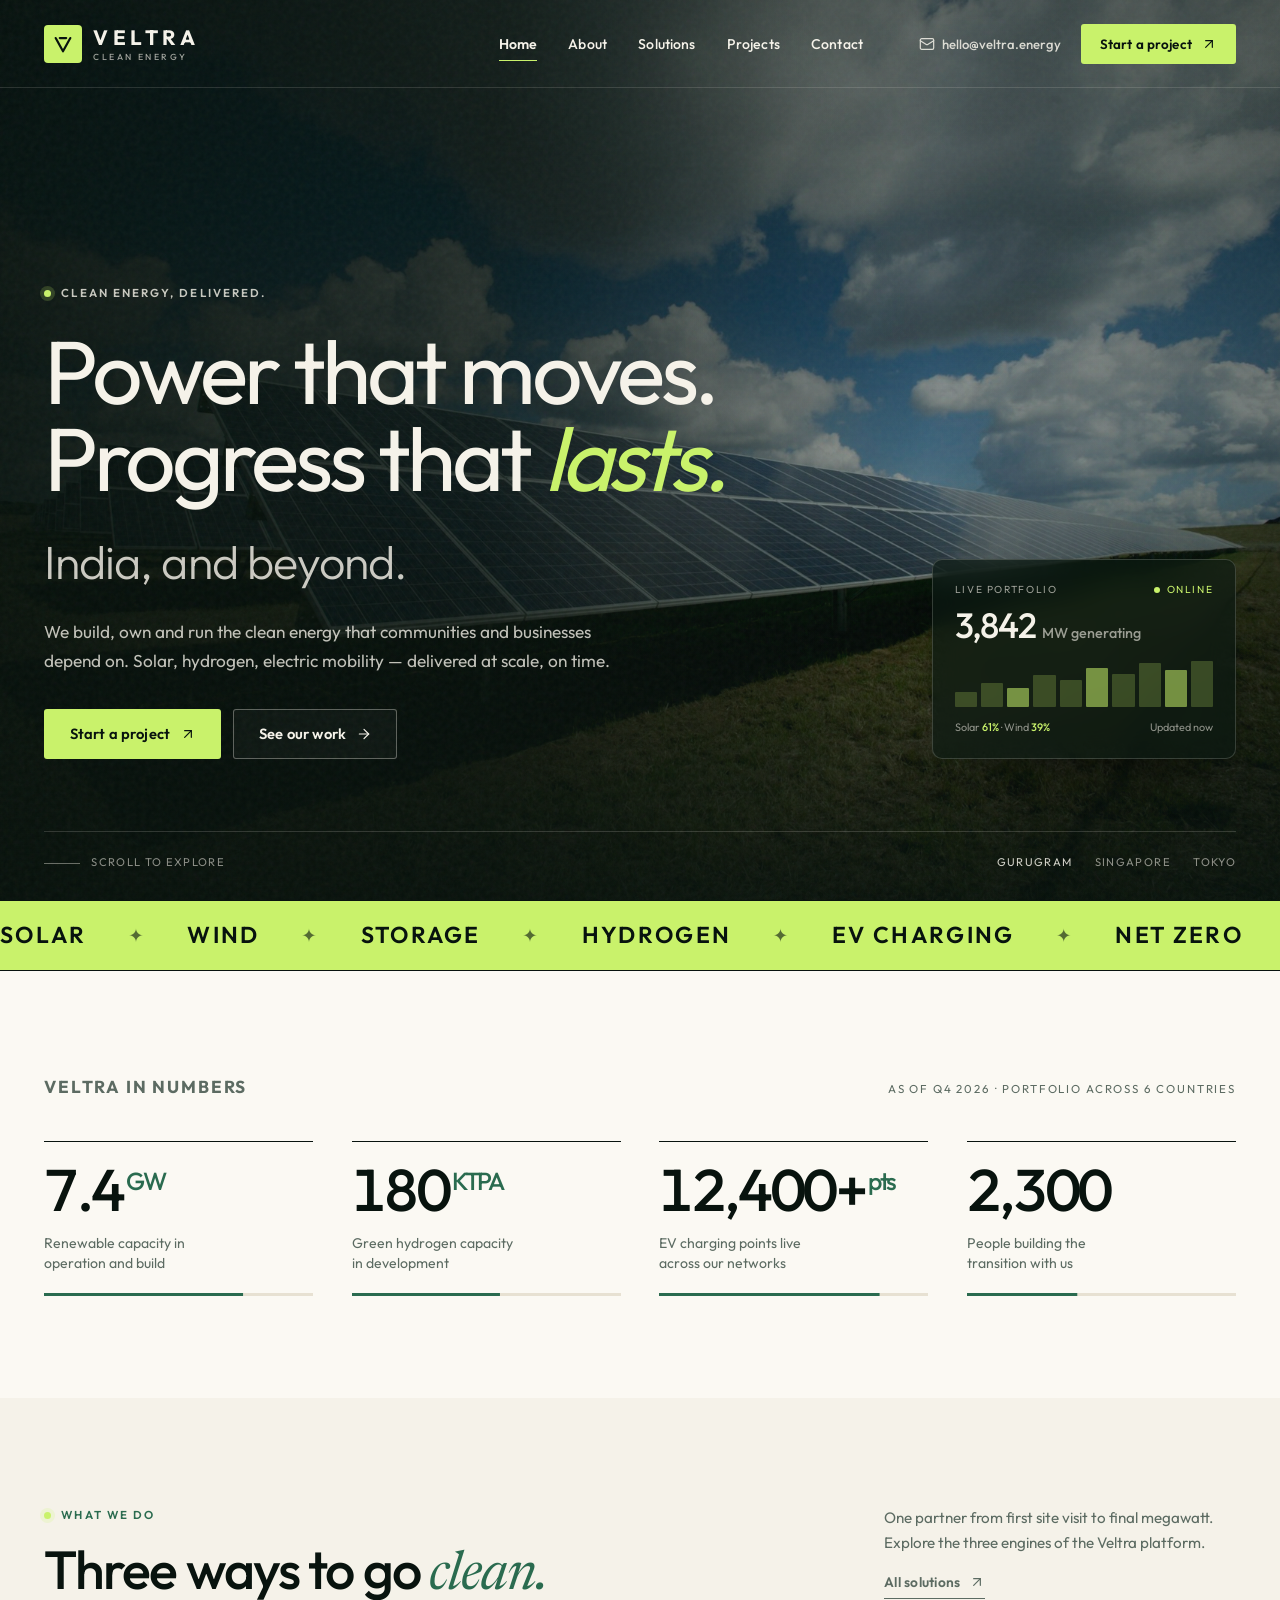
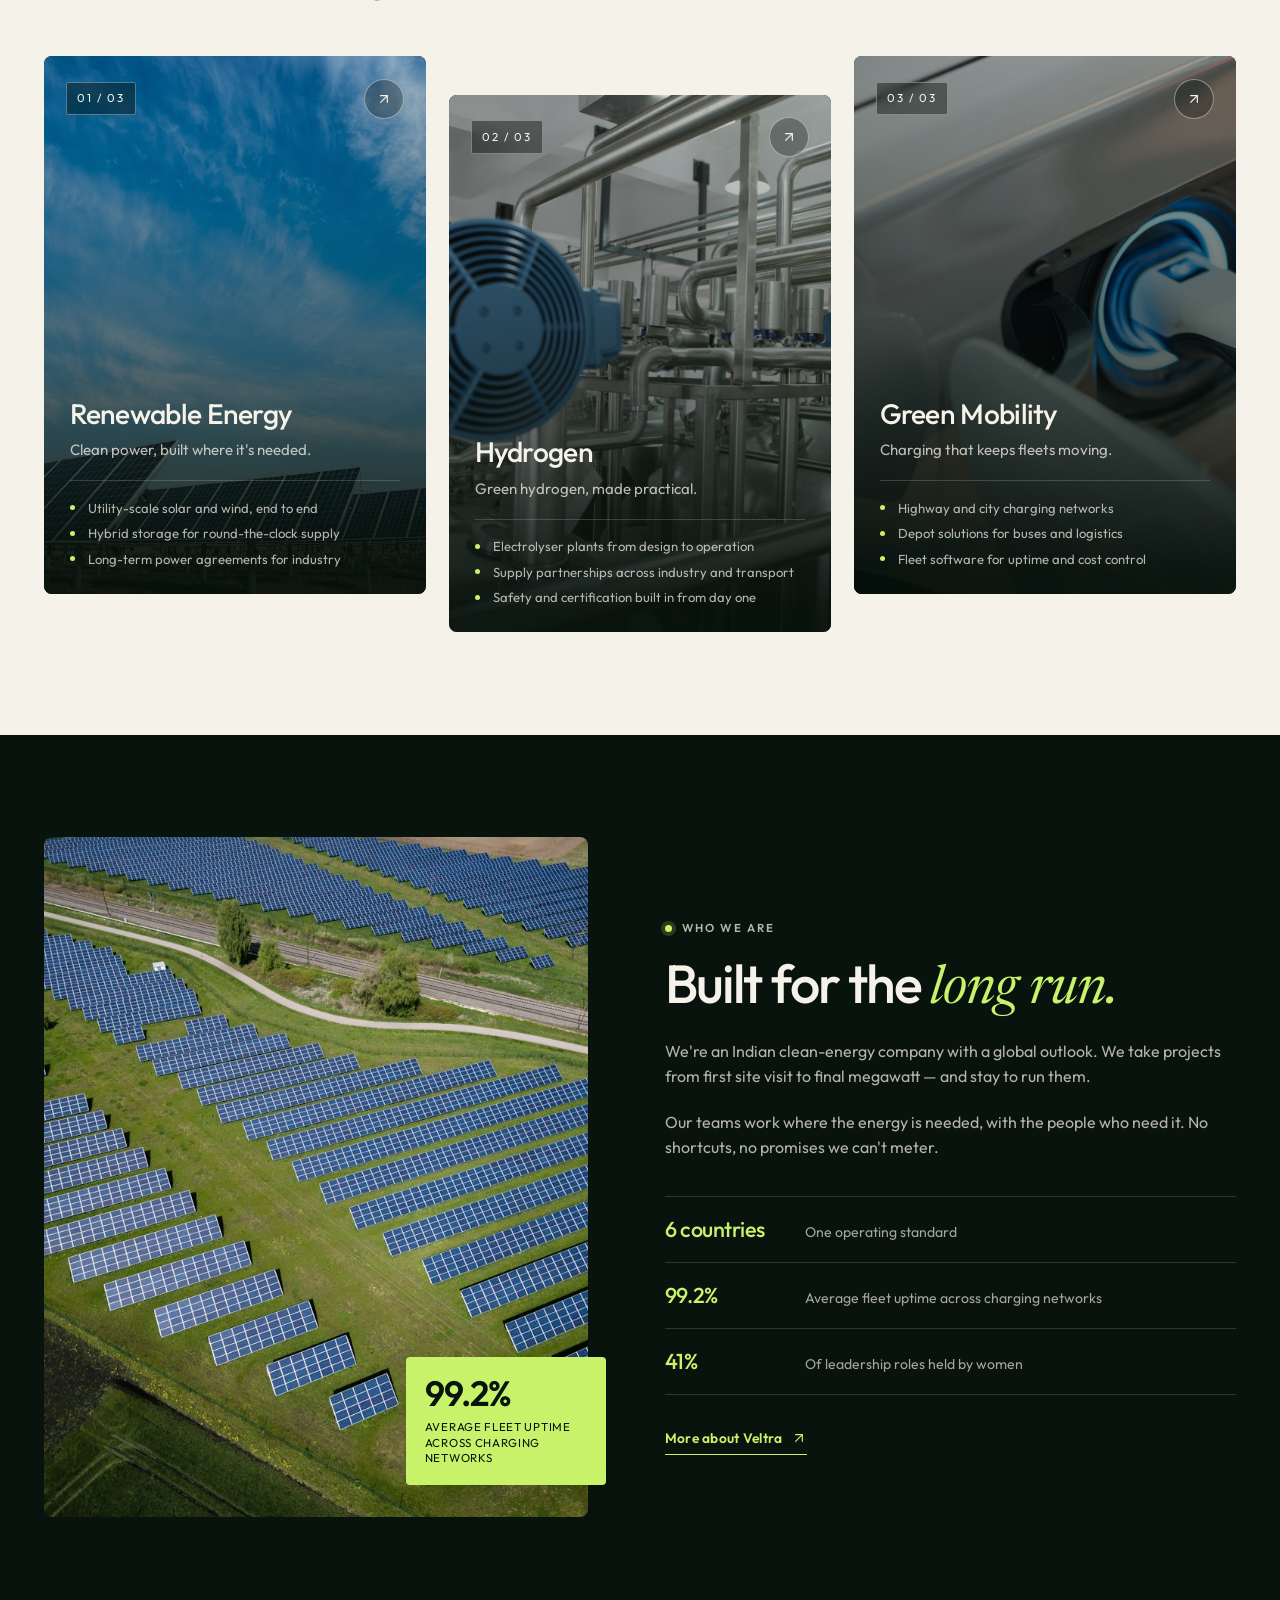
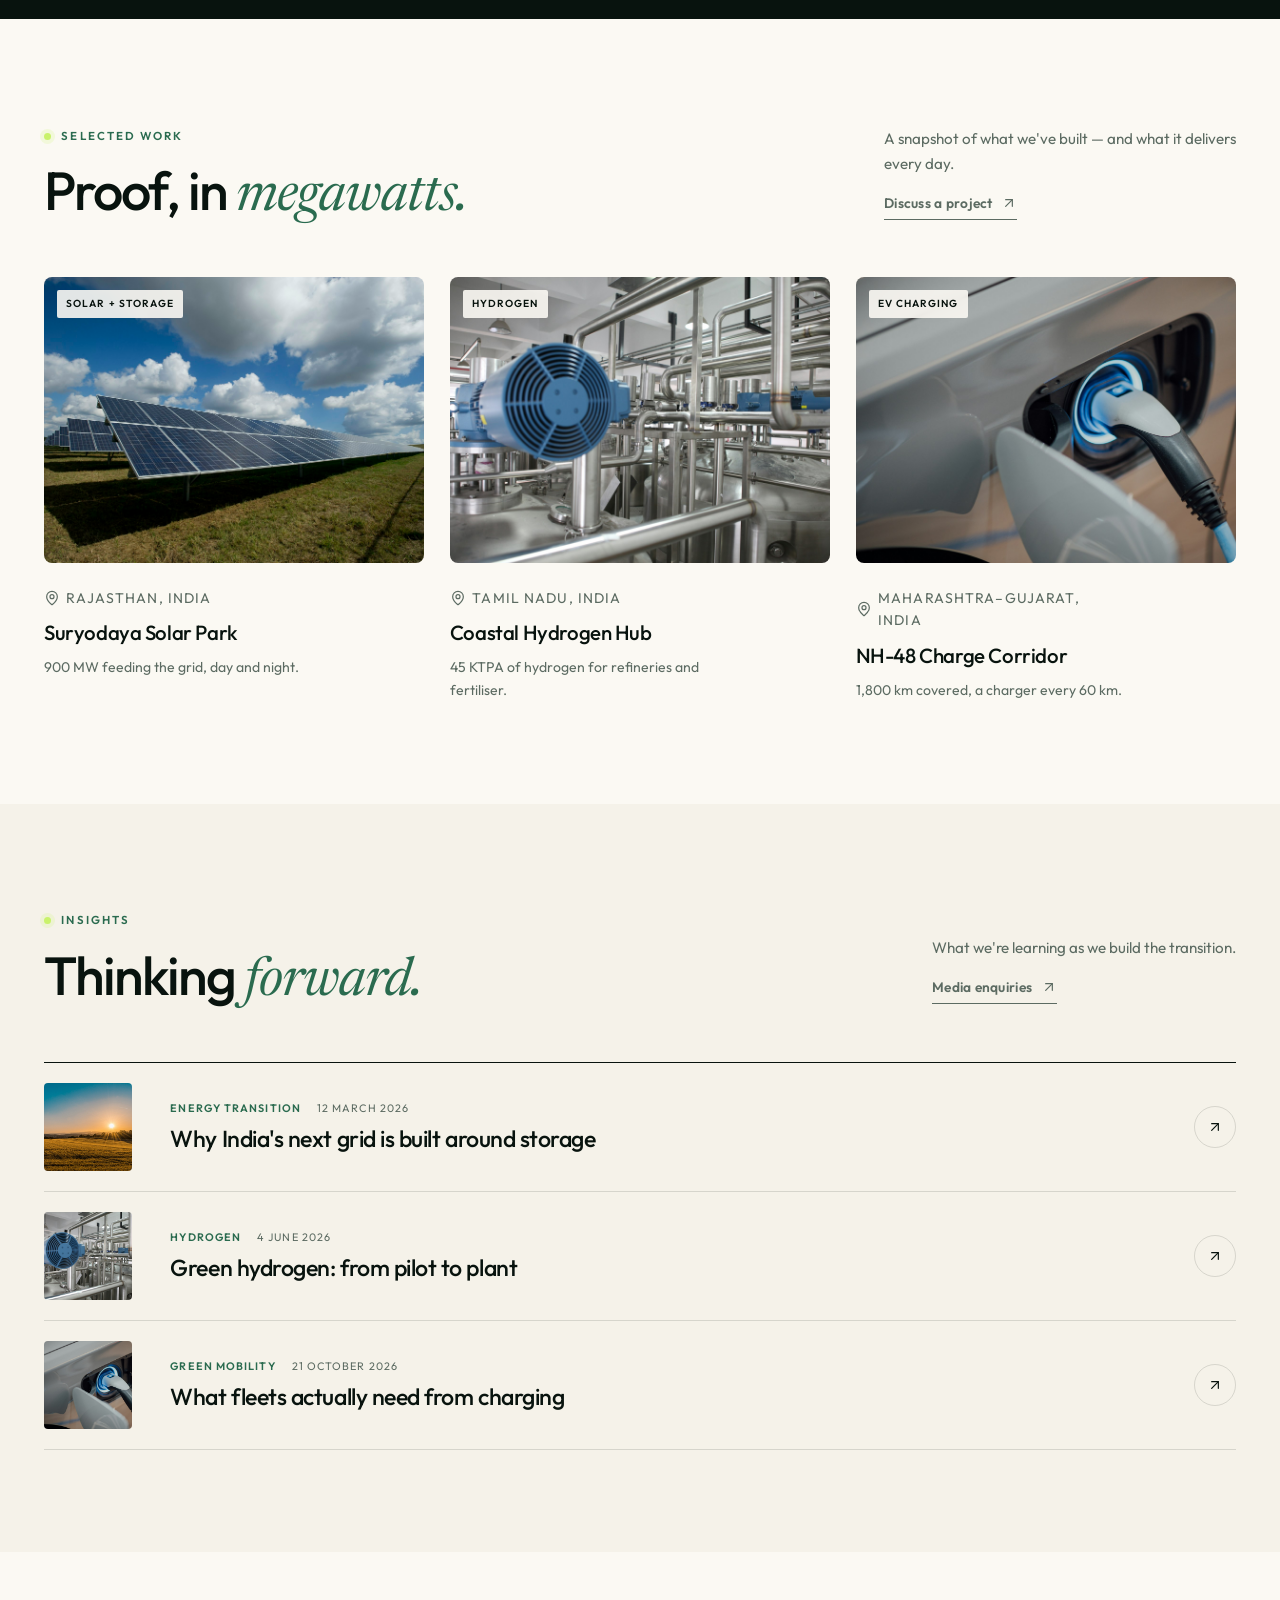
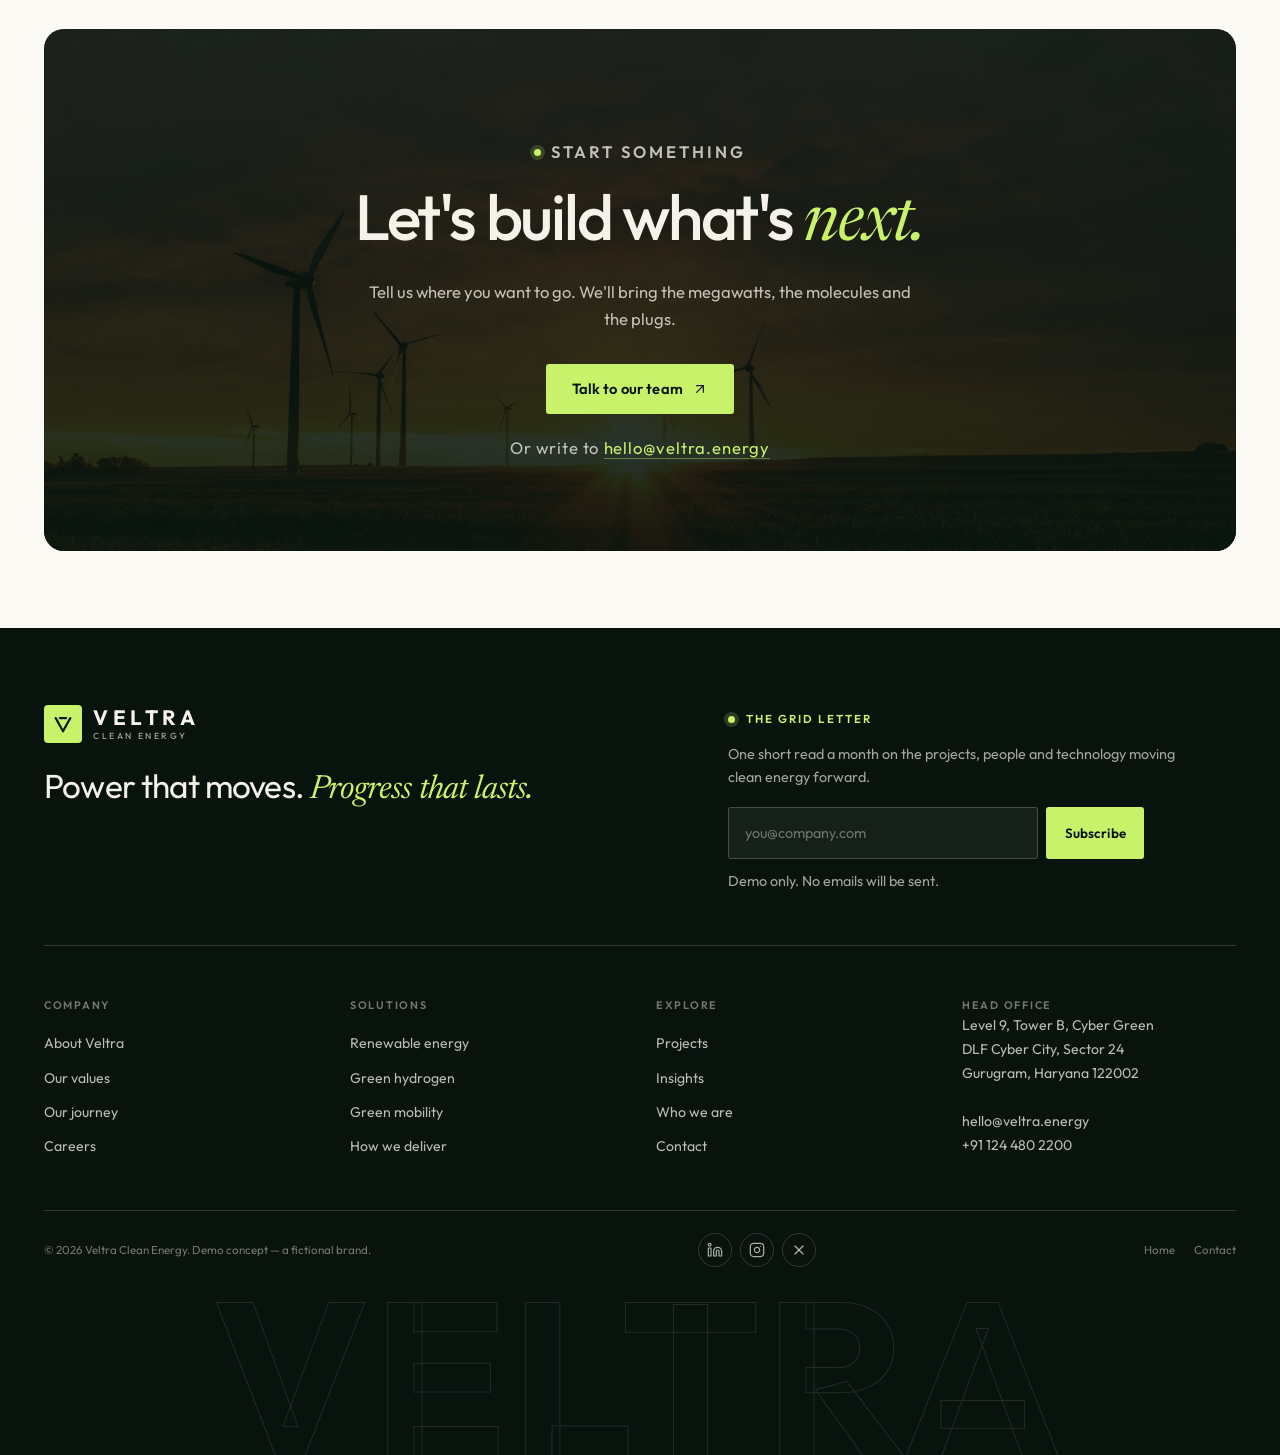
<file: index.html>
<!DOCTYPE html>
<html lang="en">
<head>
  <meta charset="utf-8">
  <meta name="viewport" content="width=device-width, initial-scale=1">
  <title>Veltra — Clean energy, delivered</title>
  <meta name="description" content="Veltra builds, owns and runs clean energy at scale — solar, green hydrogen and electric mobility for India and beyond.">
  <meta name="theme-color" content="#08130e">
  <meta property="og:title" content="Veltra — Power that moves. Progress that lasts.">
  <meta property="og:description" content="Solar, green hydrogen and electric mobility — delivered at scale, on time.">
  <meta property="og:type" content="website">
  <link rel="icon" href="assets/img/favicon.svg" type="image/svg+xml">
  <link rel="preload" as="image" href="assets/img/hero-solar.jpg" fetchpriority="high">
  <link rel="stylesheet" href="assets/css/styles.css">
  <script>document.documentElement.classList.add("js");</script>
</head>
<body data-page="home">
  <a class="skip-link" href="#main">Skip to content</a>
  <div id="site-header"></div>

  <main id="main">
    <section class="hero" aria-labelledby="hero-title">
      <div class="hero-media" aria-hidden="true">
        <img src="assets/img/hero-solar.jpg" alt="" width="1800" height="1200" fetchpriority="high">
      </div>
      <div class="container hero-inner">
        <div class="hero-copy">
          <p class="eyebrow eyebrow--light" data-reveal="fade">Clean energy, delivered.</p>
          <h1 class="hero-title" id="hero-title" data-reveal style="--d:80ms">
            Power that moves.<br>
            Progress that <em>lasts.</em><br>
            <span class="hero-line-3">India, and beyond.</span>
          </h1>
          <p class="hero-sub" data-reveal style="--d:180ms">
            We build, own and run the clean energy that communities and businesses depend on.
            Solar, hydrogen, electric mobility — delivered at scale, on time.
          </p>
          <div class="hero-actions" data-reveal style="--d:260ms">
            <a class="btn btn--lime" href="contact.html">Start a project <svg class="icon icon--sm" aria-hidden="true"><use href="#i-arrow-up-right"></use></svg></a>
            <a class="btn btn--ghost" href="#projects">See our work <svg class="icon icon--sm" aria-hidden="true"><use href="#i-arrow-right"></use></svg></a>
          </div>
        </div>

        <aside class="hero-card" aria-label="Live portfolio output">
          <div class="hero-card__top">
            <span>Live portfolio</span>
            <span class="live-dot">Online</span>
          </div>
          <p class="hero-card__value">3,842 <span>MW generating</span></p>
          <div class="hero-bars" aria-hidden="true">
            <i></i><i></i><i></i><i></i><i></i><i></i><i></i><i></i><i></i><i></i>
          </div>
          <div class="hero-card__foot">
            <span>Solar <b>61%</b> · Wind <b>39%</b></span>
            <span>Updated now</span>
          </div>
        </aside>
      </div>

      <div class="container hero-foot">
        <span class="hero-scroll"><span aria-hidden="true"></span> Scroll to explore</span>
        <div class="hero-foot__loc">
          <span>Gurugram</span><span>Singapore</span><span>Tokyo</span>
        </div>
      </div>
    </section>

    <div class="marquee" aria-hidden="true">
      <div class="marquee-track">
        <div class="marquee-group">
          <span>Solar</span><i>✦</i><span>Wind</span><i>✦</i><span>Storage</span><i>✦</i>
          <span>Hydrogen</span><i>✦</i><span>EV charging</span><i>✦</i><span>Net zero</span><i>✦</i>
        </div>
        <div class="marquee-group">
          <span>Solar</span><i>✦</i><span>Wind</span><i>✦</i><span>Storage</span><i>✦</i>
          <span>Hydrogen</span><i>✦</i><span>EV charging</span><i>✦</i><span>Net zero</span><i>✦</i>
        </div>
      </div>
    </div>

    <section class="section section--paper" aria-labelledby="stats-title">
      <div class="container">
        <div class="stats-head" data-reveal="fade">
          <h2 id="stats-title">Veltra in numbers</h2>
          <span>As of Q4 2026 · Portfolio across 6 countries</span>
        </div>
        <div class="stats-grid">
          <div class="stat" data-reveal style="--fill:.74">
            <div class="stat__num"><span data-count="7.4" data-decimals="1">7.4</span><sup>GW</sup></div>
            <p class="stat__label">Renewable capacity in operation and build</p>
            <div class="stat__bar" aria-hidden="true"><span></span></div>
          </div>
          <div class="stat" data-reveal style="--fill:.55; --d:80ms">
            <div class="stat__num"><span data-count="180">180</span><sup>KTPA</sup></div>
            <p class="stat__label">Green hydrogen capacity in development</p>
            <div class="stat__bar" aria-hidden="true"><span></span></div>
          </div>
          <div class="stat" data-reveal style="--fill:.82; --d:160ms">
            <div class="stat__num"><span data-count="12400" data-suffix="+">12,400+</span><sup>pts</sup></div>
            <p class="stat__label">EV charging points live across our networks</p>
            <div class="stat__bar" aria-hidden="true"><span></span></div>
          </div>
          <div class="stat" data-reveal style="--fill:.41; --d:240ms">
            <div class="stat__num"><span data-count="2300">2,300</span></div>
            <p class="stat__label">People building the transition with us</p>
            <div class="stat__bar" aria-hidden="true"><span></span></div>
          </div>
        </div>
      </div>
    </section>

    <section class="section section--bone" id="solutions" aria-labelledby="solutions-title">
      <div class="container">
        <div class="section-head">
          <div class="section-head__copy" data-reveal>
            <p class="eyebrow">What we do</p>
            <h2 class="display" id="solutions-title">Three ways to go <em>clean.</em></h2>
          </div>
          <div class="section-head__note" data-reveal style="--d:120ms">
            <p>One partner from first site visit to final megawatt. Explore the three engines of the Veltra platform.</p>
            <a class="link-arrow" href="solutions.html" style="margin-top:1rem">All solutions <svg class="icon icon--sm" aria-hidden="true"><use href="#i-arrow-up-right"></use></svg></a>
          </div>
        </div>

        <div class="solutions-grid">
          <a class="solution-card" href="solutions.html#renewable" data-reveal>
            <img src="assets/img/solar-farm.jpg" alt="Rows of solar panels at a utility-scale solar farm" width="1800" height="1200" loading="lazy">
            <div class="solution-card__top">
              <span class="solution-card__num">01 / 03</span>
              <span class="solution-card__arrow"><svg class="icon icon--sm" aria-hidden="true"><use href="#i-arrow-up-right"></use></svg></span>
            </div>
            <h3>Renewable Energy</h3>
            <p>Clean power, built where it's needed.</p>
            <ul>
              <li>Utility-scale solar and wind, end to end</li>
              <li>Hybrid storage for round-the-clock supply</li>
              <li>Long-term power agreements for industry</li>
            </ul>
          </a>

          <a class="solution-card" href="solutions.html#hydrogen" data-reveal style="--d:120ms">
            <img src="assets/img/hydrogen-plant.jpg" alt="Industrial clean energy plant with storage tanks" width="1800" height="1200" loading="lazy">
            <div class="solution-card__top">
              <span class="solution-card__num">02 / 03</span>
              <span class="solution-card__arrow"><svg class="icon icon--sm" aria-hidden="true"><use href="#i-arrow-up-right"></use></svg></span>
            </div>
            <h3>Hydrogen</h3>
            <p>Green hydrogen, made practical.</p>
            <ul>
              <li>Electrolyser plants from design to operation</li>
              <li>Supply partnerships across industry and transport</li>
              <li>Safety and certification built in from day one</li>
            </ul>
          </a>

          <a class="solution-card" href="solutions.html#mobility" data-reveal style="--d:240ms">
            <img src="assets/img/ev-charging.jpg" alt="Electric vehicle connected to a fast charging point" width="1800" height="1200" loading="lazy">
            <div class="solution-card__top">
              <span class="solution-card__num">03 / 03</span>
              <span class="solution-card__arrow"><svg class="icon icon--sm" aria-hidden="true"><use href="#i-arrow-up-right"></use></svg></span>
            </div>
            <h3>Green Mobility</h3>
            <p>Charging that keeps fleets moving.</p>
            <ul>
              <li>Highway and city charging networks</li>
              <li>Depot solutions for buses and logistics</li>
              <li>Fleet software for uptime and cost control</li>
            </ul>
          </a>
        </div>
      </div>
    </section>

    <section class="section section--ink" id="about" aria-labelledby="about-title">
      <div class="container about-grid">
        <div class="about-media" data-reveal="fade">
          <img src="assets/img/team.jpg" alt="Aerial view of a Veltra solar park beside a service road" width="1800" height="1200" loading="lazy">
          <div class="about-badge">
            <b>99.2%</b>
            <span>Average fleet uptime across charging networks</span>
          </div>
        </div>
        <div class="about-copy" data-reveal style="--d:120ms">
          <p class="eyebrow eyebrow--light">Who we are</p>
          <h2 class="display" id="about-title">Built for the <em>long run.</em></h2>
          <p>We're an Indian clean-energy company with a global outlook. We take projects from first site visit to final megawatt — and stay to run them.</p>
          <p>Our teams work where the energy is needed, with the people who need it. No shortcuts, no promises we can't meter.</p>
          <div class="proof-list">
            <div class="proof"><b>6 countries</b><span>One operating standard</span></div>
            <div class="proof"><b>99.2%</b><span>Average fleet uptime across charging networks</span></div>
            <div class="proof"><b>41%</b><span>Of leadership roles held by women</span></div>
          </div>
          <a class="link-arrow" href="about.html">More about Veltra <svg class="icon icon--sm" aria-hidden="true"><use href="#i-arrow-up-right"></use></svg></a>
        </div>
      </div>
    </section>

    <section class="section section--paper" id="projects" aria-labelledby="projects-title">
      <div class="container">
        <div class="section-head">
          <div class="section-head__copy" data-reveal>
            <p class="eyebrow">Selected work</p>
            <h2 class="display" id="projects-title">Proof, in <em>megawatts.</em></h2>
          </div>
          <div class="section-head__note" data-reveal style="--d:120ms">
            <p>A snapshot of what we've built — and what it delivers every day.</p>
            <a class="link-arrow" href="contact.html" style="margin-top:1rem">Discuss a project <svg class="icon icon--sm" aria-hidden="true"><use href="#i-arrow-up-right"></use></svg></a>
          </div>
        </div>

        <div class="projects-grid">
          <a class="project-card" href="solutions.html#renewable" data-reveal>
            <div class="project-media">
              <img src="assets/img/project-solar.jpg" alt="Solar panels stretching across the Rajasthan desert" width="1800" height="1200" loading="lazy">
              <span class="project-tag">Solar + storage</span>
            </div>
            <div class="project-body">
              <p class="project-meta"><svg class="icon icon--sm" aria-hidden="true"><use href="#i-map-pin"></use></svg> Rajasthan, India</p>
              <h3>Suryodaya Solar Park <svg class="icon icon--sm" aria-hidden="true"><use href="#i-arrow-up-right"></use></svg></h3>
              <p>900 MW feeding the grid, day and night.</p>
            </div>
          </a>

          <a class="project-card" href="solutions.html#hydrogen" data-reveal style="--d:120ms">
            <div class="project-media">
              <img src="assets/img/hydrogen-plant.jpg" alt="Hydrogen production plant at the coast" width="1800" height="1200" loading="lazy">
              <span class="project-tag">Hydrogen</span>
            </div>
            <div class="project-body">
              <p class="project-meta"><svg class="icon icon--sm" aria-hidden="true"><use href="#i-map-pin"></use></svg> Tamil Nadu, India</p>
              <h3>Coastal Hydrogen Hub <svg class="icon icon--sm" aria-hidden="true"><use href="#i-arrow-up-right"></use></svg></h3>
              <p>45 KTPA of hydrogen for refineries and fertiliser.</p>
            </div>
          </a>

          <a class="project-card" href="solutions.html#mobility" data-reveal style="--d:240ms">
            <div class="project-media">
              <img src="assets/img/ev-charging.jpg" alt="Electric vehicle charging bay on a highway corridor" width="1800" height="1200" loading="lazy">
              <span class="project-tag">EV charging</span>
            </div>
            <div class="project-body">
              <p class="project-meta"><svg class="icon icon--sm" aria-hidden="true"><use href="#i-map-pin"></use></svg> Maharashtra–Gujarat, India</p>
              <h3>NH-48 Charge Corridor <svg class="icon icon--sm" aria-hidden="true"><use href="#i-arrow-up-right"></use></svg></h3>
              <p>1,800 km covered, a charger every 60 km.</p>
            </div>
          </a>
        </div>
      </div>
    </section>

    <section class="section section--bone" id="insights" aria-labelledby="insights-title">
      <div class="container">
        <div class="section-head">
          <div class="section-head__copy" data-reveal>
            <p class="eyebrow">Insights</p>
            <h2 class="display" id="insights-title">Thinking <em>forward.</em></h2>
          </div>
          <div class="section-head__note" data-reveal style="--d:120ms">
            <p>What we're learning as we build the transition.</p>
            <a class="link-arrow" href="contact.html" style="margin-top:1rem">Media enquiries <svg class="icon icon--sm" aria-hidden="true"><use href="#i-arrow-up-right"></use></svg></a>
          </div>
        </div>

        <div class="insight-list">
          <article class="insight-row" data-reveal>
            <div class="insight-thumb"><img src="assets/img/insight-grid.jpg" alt="" width="400" height="400" loading="lazy"></div>
            <div>
              <p class="insight-meta"><b>Energy transition</b><span>12 March 2026</span></p>
              <h3>Why India's next grid is built around storage</h3>
            </div>
            <span class="insight-arrow" aria-hidden="true"><svg class="icon icon--sm"><use href="#i-arrow-up-right"></use></svg></span>
          </article>

          <article class="insight-row" data-reveal style="--d:80ms">
            <div class="insight-thumb"><img src="assets/img/hydrogen-plant.jpg" alt="" width="400" height="400" loading="lazy"></div>
            <div>
              <p class="insight-meta"><b>Hydrogen</b><span>4 June 2026</span></p>
              <h3>Green hydrogen: from pilot to plant</h3>
            </div>
            <span class="insight-arrow" aria-hidden="true"><svg class="icon icon--sm"><use href="#i-arrow-up-right"></use></svg></span>
          </article>

          <article class="insight-row" data-reveal style="--d:160ms">
            <div class="insight-thumb"><img src="assets/img/ev-charging.jpg" alt="" width="400" height="400" loading="lazy"></div>
            <div>
              <p class="insight-meta"><b>Green mobility</b><span>21 October 2026</span></p>
              <h3>What fleets actually need from charging</h3>
            </div>
            <span class="insight-arrow" aria-hidden="true"><svg class="icon icon--sm"><use href="#i-arrow-up-right"></use></svg></span>
          </article>
        </div>
      </div>
    </section>

    <div class="cta-wrap">
      <div class="container">
        <section class="cta-panel" aria-labelledby="cta-title">
          <img src="assets/img/cta-wind.jpg" alt="" width="1800" height="1200" loading="lazy">
          <p class="eyebrow eyebrow--light">Start something</p>
          <h2 class="display" id="cta-title">Let's build what's <em>next.</em></h2>
          <p>Tell us where you want to go. We'll bring the megawatts, the molecules and the plugs.</p>
          <a class="btn btn--lime" href="contact.html">Talk to our team <svg class="icon icon--sm" aria-hidden="true"><use href="#i-arrow-up-right"></use></svg></a>
          <p class="cta-alt">Or write to <a href="mailto:hello@veltra.energy">hello@veltra.energy</a></p>
        </section>
      </div>
    </div>
  </main>

  <div id="site-footer"></div>
  <script src="assets/js/icons.js" defer></script>
  <script src="assets/js/layout.js" defer></script>
  <script src="assets/js/site.js" defer></script>
</body>
</html>
</file>
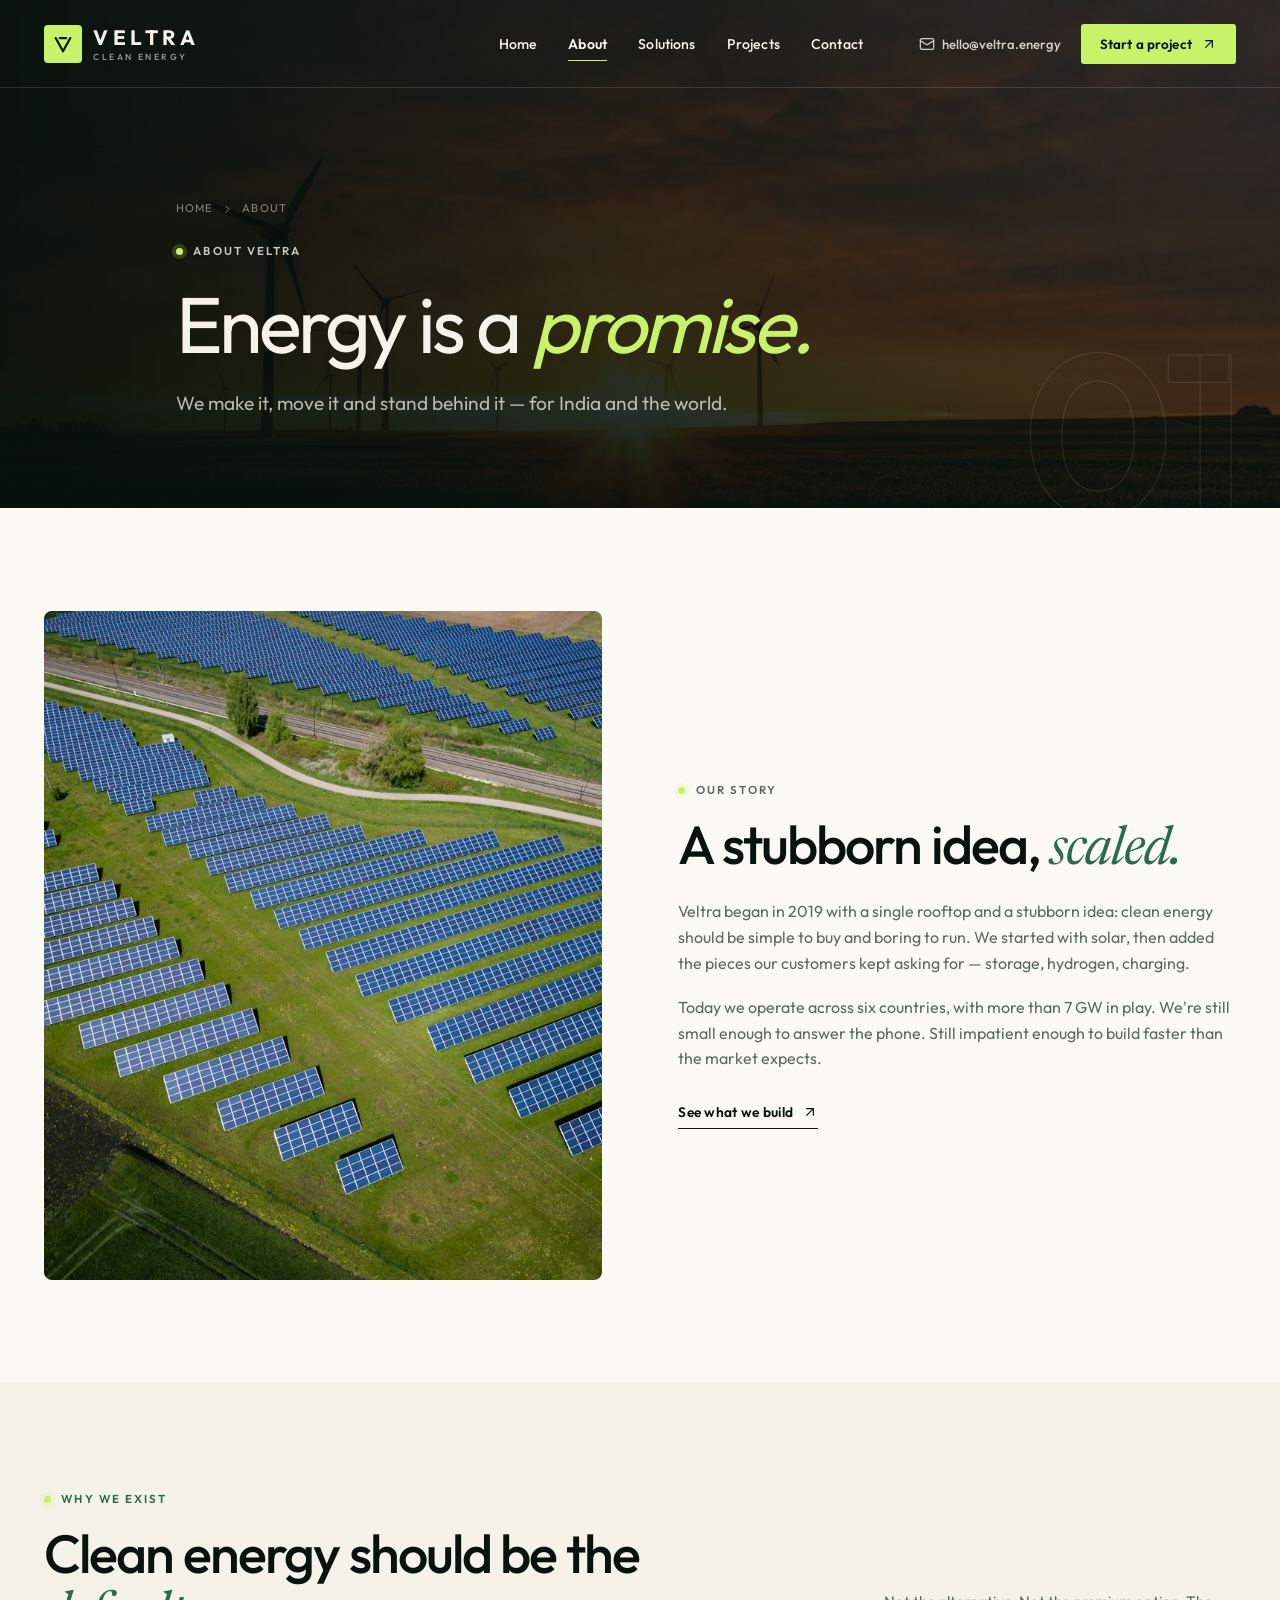
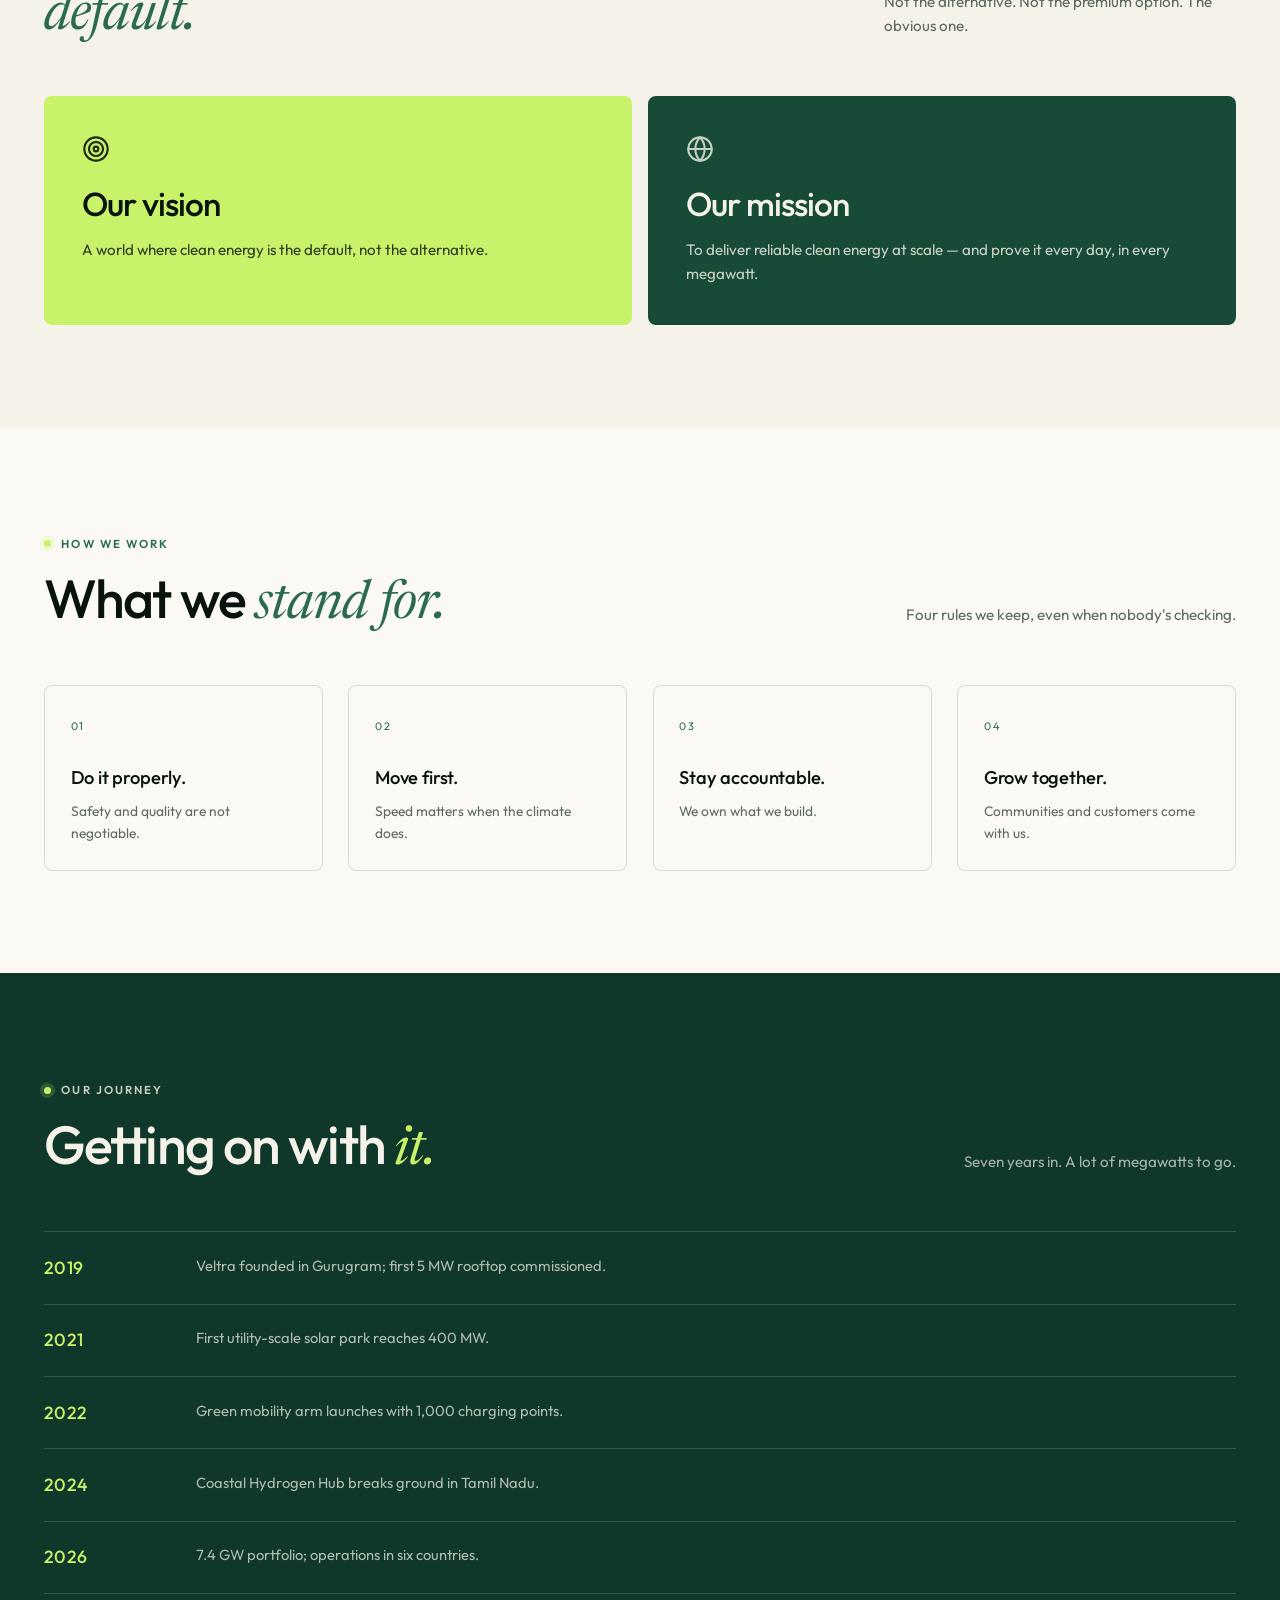
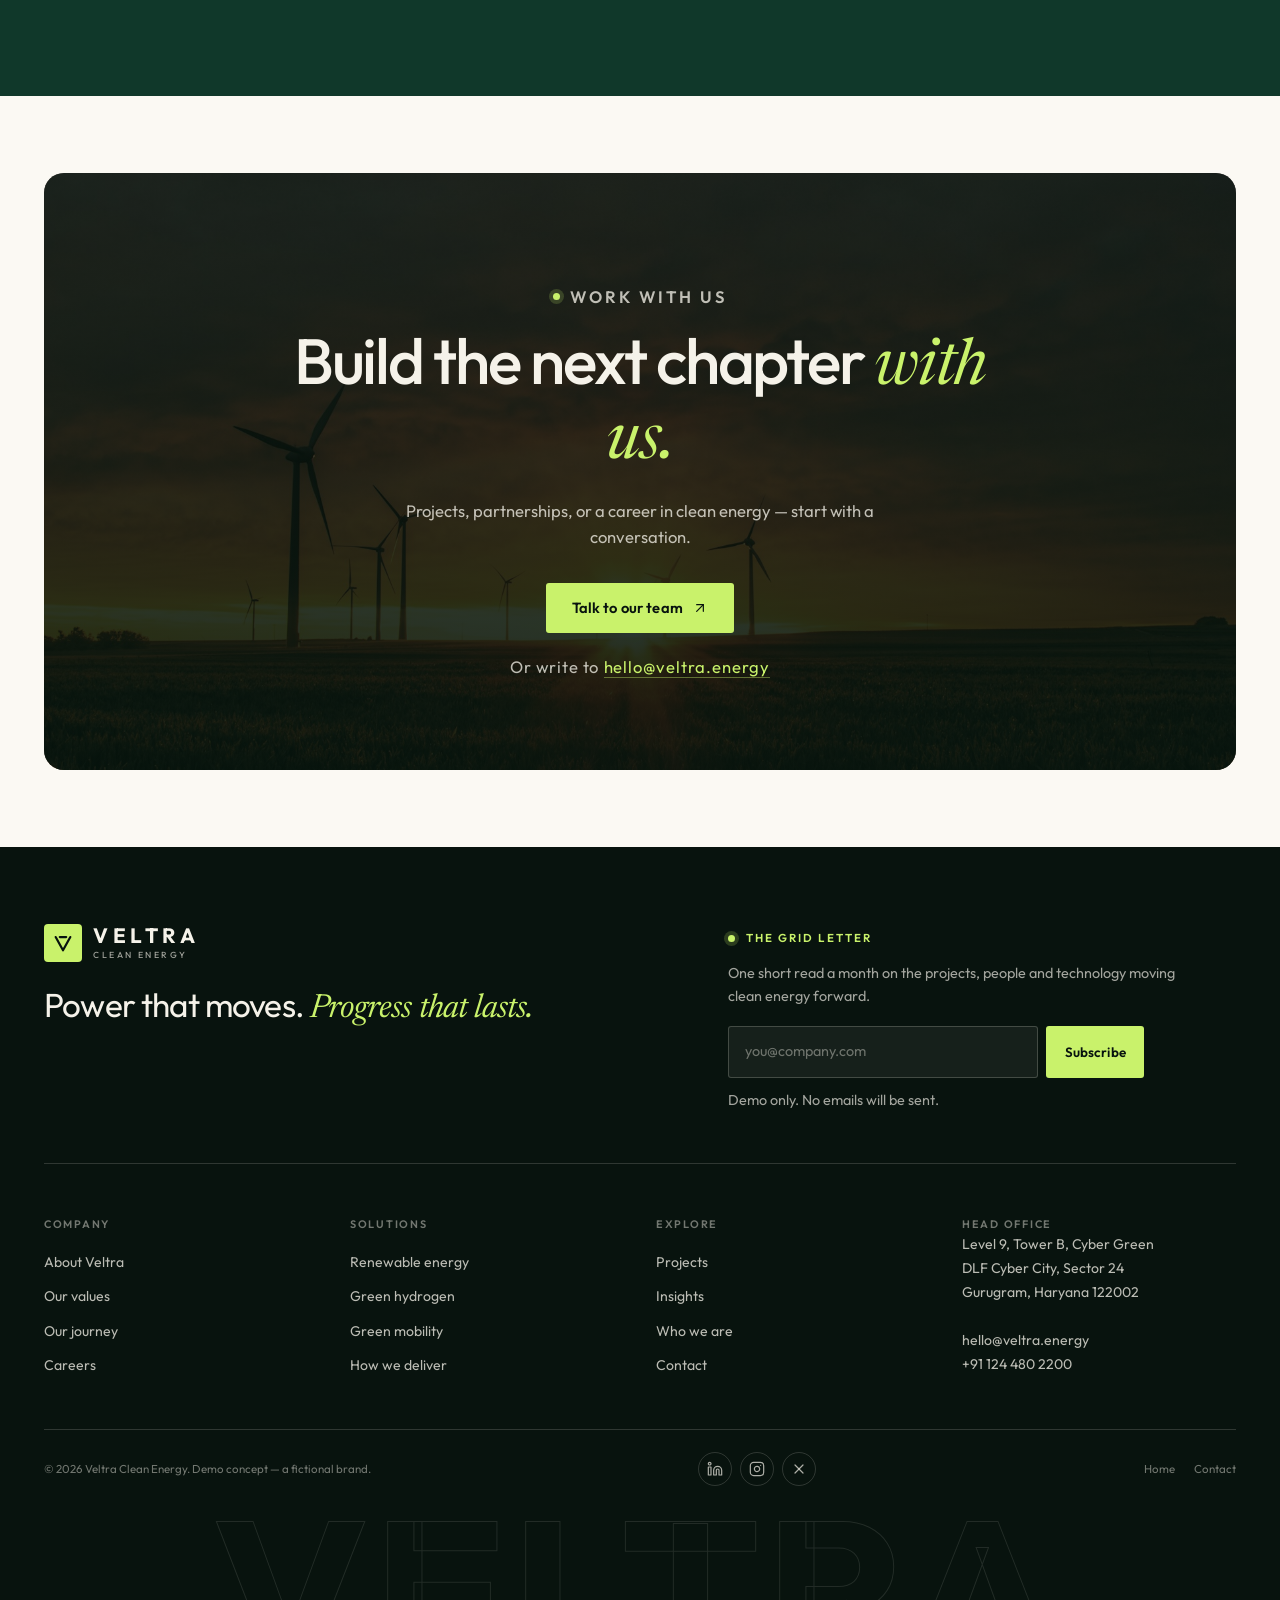
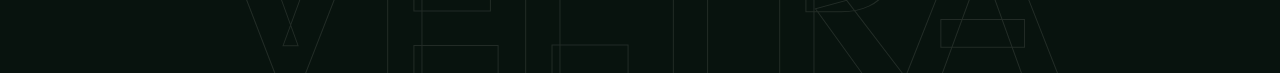
<file: about.html>
<!DOCTYPE html>
<html lang="en">
<head>
  <meta charset="utf-8">
  <meta name="viewport" content="width=device-width, initial-scale=1">
  <title>About — Veltra</title>
  <meta name="description" content="Veltra is an Indian clean-energy company with a global outlook — built to deliver, own and run energy for the long term.">
  <meta name="theme-color" content="#08130e">
  <meta property="og:title" content="About Veltra — Energy is a promise">
  <meta property="og:description" content="We make clean energy, move it and stand behind it — for India and the world.">
  <meta property="og:type" content="website">
  <link rel="icon" href="assets/img/favicon.svg" type="image/svg+xml">
  <link rel="preload" as="image" href="assets/img/about-hero.jpg" fetchpriority="high">
  <link rel="stylesheet" href="assets/css/styles.css">
  <script>document.documentElement.classList.add("js");</script>
</head>
<body data-page="about">
  <a class="skip-link" href="#main">Skip to content</a>
  <div id="site-header"></div>

  <main id="main">
    <section class="page-hero" aria-labelledby="page-title">
      <div class="page-hero__media" aria-hidden="true">
        <img src="assets/img/about-hero.jpg" alt="" width="1800" height="1200" fetchpriority="high">
      </div>
      <div class="container page-hero__inner">
        <nav class="crumbs" aria-label="Breadcrumb">
          <a href="index.html">Home</a>
          <svg class="icon" aria-hidden="true"><use href="#i-chevron-right"></use></svg>
          <span aria-current="page">About</span>
        </nav>
        <p class="eyebrow eyebrow--light" style="margin-top:1.5rem" data-reveal="fade">About Veltra</p>
        <h1 id="page-title" data-reveal style="--d:80ms">Energy is a <em>promise.</em></h1>
        <p class="page-hero__sub" data-reveal style="--d:160ms">We make it, move it and stand behind it — for India and the world.</p>
      </div>
      <span class="page-hero__index" aria-hidden="true">01</span>
    </section>

    <section class="section section--paper" aria-labelledby="story-title">
      <div class="container split">
        <div class="split-media" data-reveal="fade">
          <img src="assets/img/team.jpg" alt="Aerial view of a Veltra solar park with rows of panels" width="1800" height="1200" loading="lazy">
        </div>
        <div class="split-copy" data-reveal style="--d:120ms">
          <p class="eyebrow">Our story</p>
          <h2 class="display" id="story-title">A stubborn idea, <em>scaled.</em></h2>
          <p>Veltra began in 2019 with a single rooftop and a stubborn idea: clean energy should be simple to buy and boring to run. We started with solar, then added the pieces our customers kept asking for — storage, hydrogen, charging.</p>
          <p>Today we operate across six countries, with more than 7 GW in play. We're still small enough to answer the phone. Still impatient enough to build faster than the market expects.</p>
          <a class="link-arrow" href="solutions.html">See what we build <svg class="icon icon--sm" aria-hidden="true"><use href="#i-arrow-up-right"></use></svg></a>
        </div>
      </div>
    </section>

    <section class="section section--bone" aria-labelledby="purpose-title">
      <div class="container">
        <div class="section-head">
          <div class="section-head__copy" data-reveal>
            <p class="eyebrow">Why we exist</p>
            <h2 class="display" id="purpose-title">Clean energy should be the <em>default.</em></h2>
          </div>
          <div class="section-head__note" data-reveal style="--d:120ms">
            <p>Not the alternative. Not the premium option. The obvious one.</p>
          </div>
        </div>
        <div class="purpose-grid">
          <div class="purpose purpose--lime" data-reveal>
            <svg class="icon icon--lg" aria-hidden="true"><use href="#i-target"></use></svg>
            <h3>Our vision</h3>
            <p>A world where clean energy is the default, not the alternative.</p>
          </div>
          <div class="purpose purpose--forest" data-reveal style="--d:120ms">
            <svg class="icon icon--lg" aria-hidden="true"><use href="#i-globe-2"></use></svg>
            <h3>Our mission</h3>
            <p>To deliver reliable clean energy at scale — and prove it every day, in every megawatt.</p>
          </div>
        </div>
      </div>
    </section>

    <section class="section section--paper" id="values" aria-labelledby="values-title">
      <div class="container">
        <div class="section-head">
          <div class="section-head__copy" data-reveal>
            <p class="eyebrow">How we work</p>
            <h2 class="display" id="values-title">What we <em>stand for.</em></h2>
          </div>
          <div class="section-head__note" data-reveal style="--d:120ms">
            <p>Four rules we keep, even when nobody's checking.</p>
          </div>
        </div>
        <div class="values-grid">
          <div class="value-card" data-reveal>
            <span>01</span>
            <h3>Do it properly.</h3>
            <p>Safety and quality are not negotiable.</p>
          </div>
          <div class="value-card" data-reveal style="--d:80ms">
            <span>02</span>
            <h3>Move first.</h3>
            <p>Speed matters when the climate does.</p>
          </div>
          <div class="value-card" data-reveal style="--d:160ms">
            <span>03</span>
            <h3>Stay accountable.</h3>
            <p>We own what we build.</p>
          </div>
          <div class="value-card" data-reveal style="--d:240ms">
            <span>04</span>
            <h3>Grow together.</h3>
            <p>Communities and customers come with us.</p>
          </div>
        </div>
      </div>
    </section>

    <section class="section section--forest" id="journey" aria-labelledby="journey-title">
      <div class="container">
        <div class="section-head">
          <div class="section-head__copy" data-reveal>
            <p class="eyebrow eyebrow--light">Our journey</p>
            <h2 class="display" id="journey-title">Getting on with <em>it.</em></h2>
          </div>
          <div class="section-head__note" data-reveal style="--d:120ms">
            <p>Seven years in. A lot of megawatts to go.</p>
          </div>
        </div>
        <ol class="timeline">
          <li data-reveal><b>2019</b><p>Veltra founded in Gurugram; first 5 MW rooftop commissioned.</p></li>
          <li data-reveal style="--d:60ms"><b>2021</b><p>First utility-scale solar park reaches 400 MW.</p></li>
          <li data-reveal style="--d:120ms"><b>2022</b><p>Green mobility arm launches with 1,000 charging points.</p></li>
          <li data-reveal style="--d:180ms"><b>2024</b><p>Coastal Hydrogen Hub breaks ground in Tamil Nadu.</p></li>
          <li data-reveal style="--d:240ms"><b>2026</b><p>7.4 GW portfolio; operations in six countries.</p></li>
        </ol>
      </div>
    </section>

    <div class="cta-wrap">
      <div class="container">
        <section class="cta-panel" aria-labelledby="cta-title">
          <img src="assets/img/cta-wind.jpg" alt="" width="1800" height="1200" loading="lazy">
          <p class="eyebrow eyebrow--light">Work with us</p>
          <h2 class="display" id="cta-title">Build the next chapter <em>with us.</em></h2>
          <p>Projects, partnerships, or a career in clean energy — start with a conversation.</p>
          <a class="btn btn--lime" href="contact.html">Talk to our team <svg class="icon icon--sm" aria-hidden="true"><use href="#i-arrow-up-right"></use></svg></a>
          <p class="cta-alt">Or write to <a href="mailto:hello@veltra.energy">hello@veltra.energy</a></p>
        </section>
      </div>
    </div>
  </main>

  <div id="site-footer"></div>
  <script src="assets/js/icons.js" defer></script>
  <script src="assets/js/layout.js" defer></script>
  <script src="assets/js/site.js" defer></script>
</body>
</html>
</file>
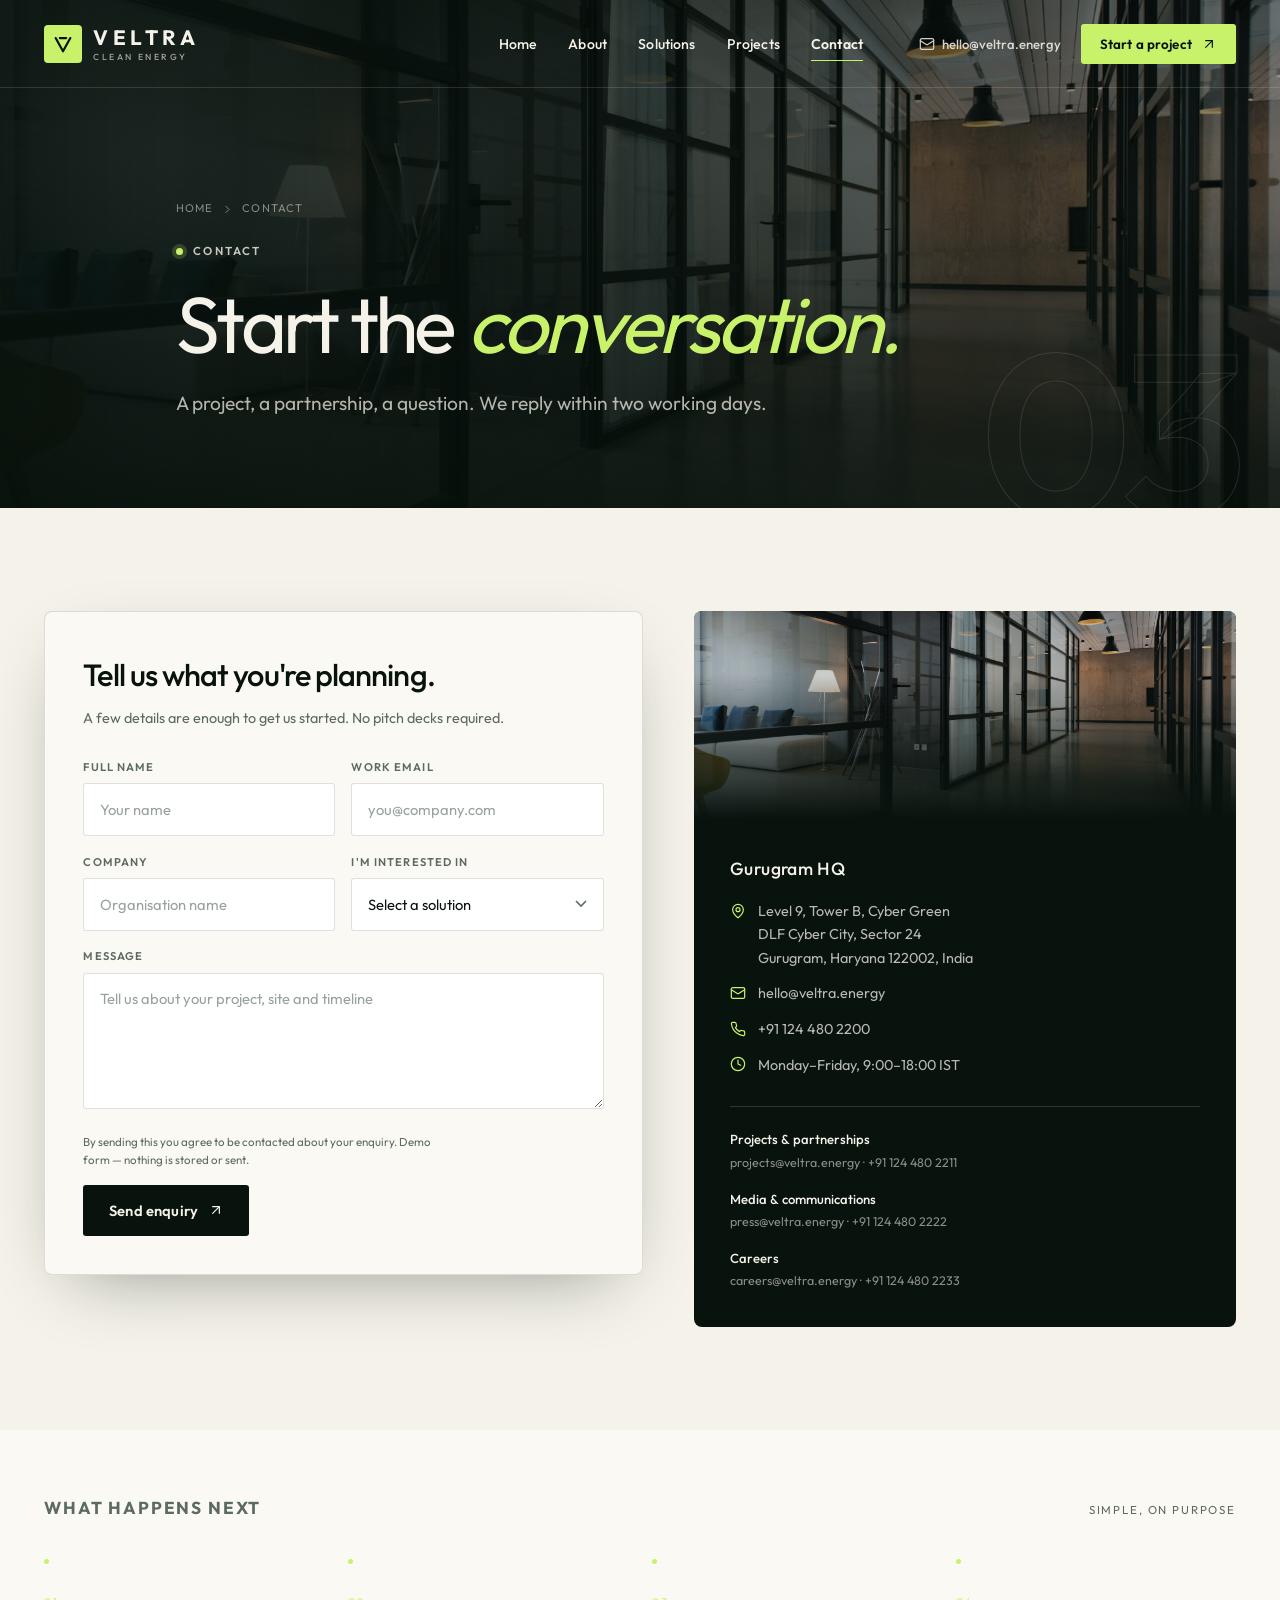
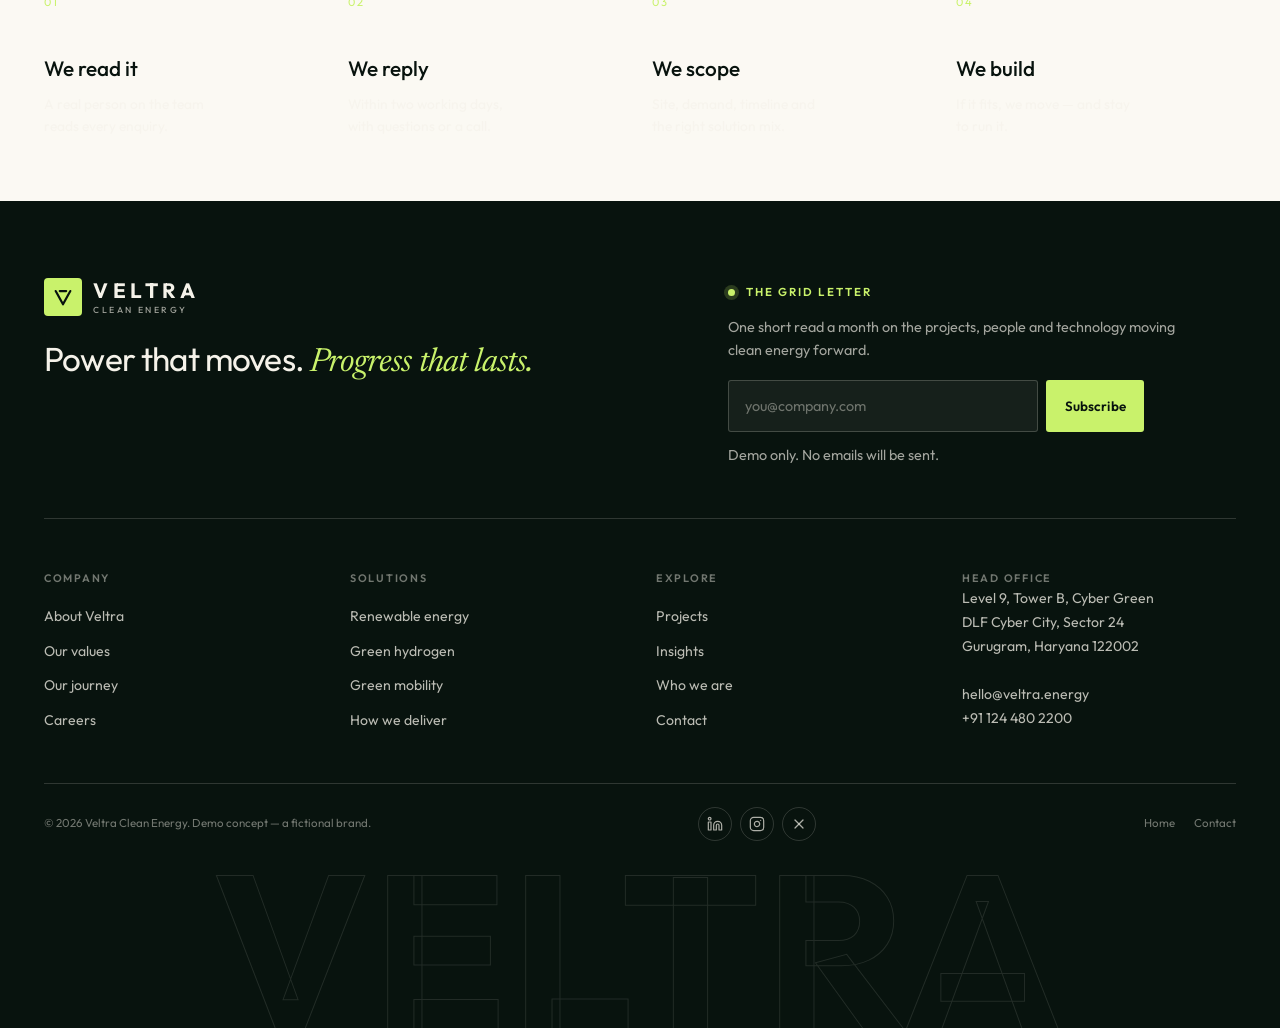
<file: contact.html>
<!DOCTYPE html>
<html lang="en">
<head>
  <meta charset="utf-8">
  <meta name="viewport" content="width=device-width, initial-scale=1">
  <title>Contact — Veltra</title>
  <meta name="description" content="Start a conversation with Veltra about clean energy projects, partnerships or careers. We reply within two working days.">
  <meta name="theme-color" content="#08130e">
  <meta property="og:title" content="Contact Veltra — Start the conversation">
  <meta property="og:description" content="A project, a partnership, a question. We reply within two working days.">
  <meta property="og:type" content="website">
  <link rel="icon" href="assets/img/favicon.svg" type="image/svg+xml">
  <link rel="preload" as="image" href="assets/img/office.jpg" fetchpriority="high">
  <link rel="stylesheet" href="assets/css/styles.css">
  <script>document.documentElement.classList.add("js");</script>
</head>
<body data-page="contact">
  <a class="skip-link" href="#main">Skip to content</a>
  <div id="site-header"></div>

  <main id="main">
    <section class="page-hero" aria-labelledby="page-title">
      <div class="page-hero__media" aria-hidden="true">
        <img src="assets/img/office.jpg" alt="" width="1800" height="1200" fetchpriority="high">
      </div>
      <div class="container page-hero__inner">
        <nav class="crumbs" aria-label="Breadcrumb">
          <a href="index.html">Home</a>
          <svg class="icon" aria-hidden="true"><use href="#i-chevron-right"></use></svg>
          <span aria-current="page">Contact</span>
        </nav>
        <p class="eyebrow eyebrow--light" style="margin-top:1.5rem" data-reveal="fade">Contact</p>
        <h1 id="page-title" data-reveal style="--d:80ms">Start the <em>conversation.</em></h1>
        <p class="page-hero__sub" data-reveal style="--d:160ms">A project, a partnership, a question. We reply within two working days.</p>
      </div>
      <span class="page-hero__index" aria-hidden="true">03</span>
    </section>

    <section class="section section--bone">
      <div class="container contact-grid">
        <div class="form-card" data-reveal>
          <h2>Tell us what you're planning.</h2>
          <p>A few details are enough to get us started. No pitch decks required.</p>

          <form class="enquiry-form" id="enquiryForm" novalidate>
            <div class="field-row">
              <div class="field">
                <label for="name">Full name</label>
                <input id="name" name="name" type="text" placeholder="Your name" autocomplete="name" required>
              </div>
              <div class="field">
                <label for="email">Work email</label>
                <input id="email" name="email" type="email" placeholder="you@company.com" autocomplete="email" required>
              </div>
            </div>
            <div class="field-row">
              <div class="field">
                <label for="company">Company</label>
                <input id="company" name="company" type="text" placeholder="Organisation name" autocomplete="organization">
              </div>
              <div class="field">
                <label for="interest">I'm interested in</label>
                <select id="interest" name="interest" required>
                  <option value="" selected disabled>Select a solution</option>
                  <option>Renewable Energy</option>
                  <option>Hydrogen</option>
                  <option>Green Mobility</option>
                  <option>Something else</option>
                </select>
              </div>
            </div>
            <div class="field">
              <label for="message">Message</label>
              <textarea id="message" name="message" placeholder="Tell us about your project, site and timeline" required></textarea>
            </div>
            <div class="form-foot">
              <p>By sending this you agree to be contacted about your enquiry. Demo form — nothing is stored or sent.</p>
              <button class="btn btn--ink" type="submit">Send enquiry <svg class="icon icon--sm" aria-hidden="true"><use href="#i-arrow-up-right"></use></svg></button>
            </div>
          </form>

          <div class="form-success" id="formSuccess" tabindex="-1" role="status" aria-live="polite">
            <svg class="icon" aria-hidden="true"><use href="#i-check-circle-2"></use></svg>
            <h3>Enquiry received.</h3>
            <p>Thanks for reaching out. This is a demo, so no message was actually sent — but the real team would reply within two working days.</p>
            <button class="btn btn--outline" type="button" id="formReset" style="margin-top:1.5rem">Send another</button>
          </div>
        </div>

        <aside class="contact-panel" aria-labelledby="hq-title" data-reveal style="--d:120ms">
          <div class="contact-panel__media">
            <img src="assets/img/office.jpg" alt="Veltra head office in Gurugram" width="1800" height="1200" loading="lazy">
          </div>
          <div class="contact-panel__body">
            <h3 id="hq-title">Gurugram HQ</h3>
            <div class="contact-lines">
              <p class="contact-line">
                <svg class="icon icon--sm" aria-hidden="true"><use href="#i-map-pin"></use></svg>
                <span>Level 9, Tower B, Cyber Green<br>DLF Cyber City, Sector 24<br>Gurugram, Haryana 122002, India</span>
              </p>
              <p class="contact-line">
                <svg class="icon icon--sm" aria-hidden="true"><use href="#i-mail"></use></svg>
                <a href="mailto:hello@veltra.energy">hello@veltra.energy</a>
              </p>
              <p class="contact-line">
                <svg class="icon icon--sm" aria-hidden="true"><use href="#i-phone"></use></svg>
                <a href="tel:+911244802200">+91 124 480 2200</a>
              </p>
              <p class="contact-line">
                <svg class="icon icon--sm" aria-hidden="true"><use href="#i-clock"></use></svg>
                <span>Monday–Friday, 9:00–18:00 IST</span>
              </p>
            </div>

            <div class="contact-depts">
              <div class="contact-dept">
                <b>Projects &amp; partnerships</b>
                <span><a href="mailto:projects@veltra.energy">projects@veltra.energy</a> · +91 124 480 2211</span>
              </div>
              <div class="contact-dept">
                <b>Media &amp; communications</b>
                <span><a href="mailto:press@veltra.energy">press@veltra.energy</a> · +91 124 480 2222</span>
              </div>
              <div class="contact-dept">
                <b>Careers</b>
                <span><a href="mailto:careers@veltra.energy">careers@veltra.energy</a> · +91 124 480 2233</span>
              </div>
            </div>
          </div>
        </aside>
      </div>
    </section>

    <section class="section section--paper section--tight">
      <div class="container">
        <div class="stats-head" data-reveal="fade">
          <h2>What happens next</h2>
          <span>Simple, on purpose</span>
        </div>
        <div class="process-grid" style="margin-top:0">
          <div class="process-step" data-reveal>
            <span>01</span>
            <h3>We read it</h3>
            <p>A real person on the team reads every enquiry.</p>
          </div>
          <div class="process-step" data-reveal style="--d:80ms">
            <span>02</span>
            <h3>We reply</h3>
            <p>Within two working days, with questions or a call.</p>
          </div>
          <div class="process-step" data-reveal style="--d:160ms">
            <span>03</span>
            <h3>We scope</h3>
            <p>Site, demand, timeline and the right solution mix.</p>
          </div>
          <div class="process-step" data-reveal style="--d:240ms">
            <span>04</span>
            <h3>We build</h3>
            <p>If it fits, we move — and stay to run it.</p>
          </div>
        </div>
      </div>
    </section>
  </main>

  <div id="site-footer"></div>
  <script src="assets/js/icons.js" defer></script>
  <script src="assets/js/layout.js" defer></script>
  <script src="assets/js/site.js" defer></script>
</body>
</html>
</file>
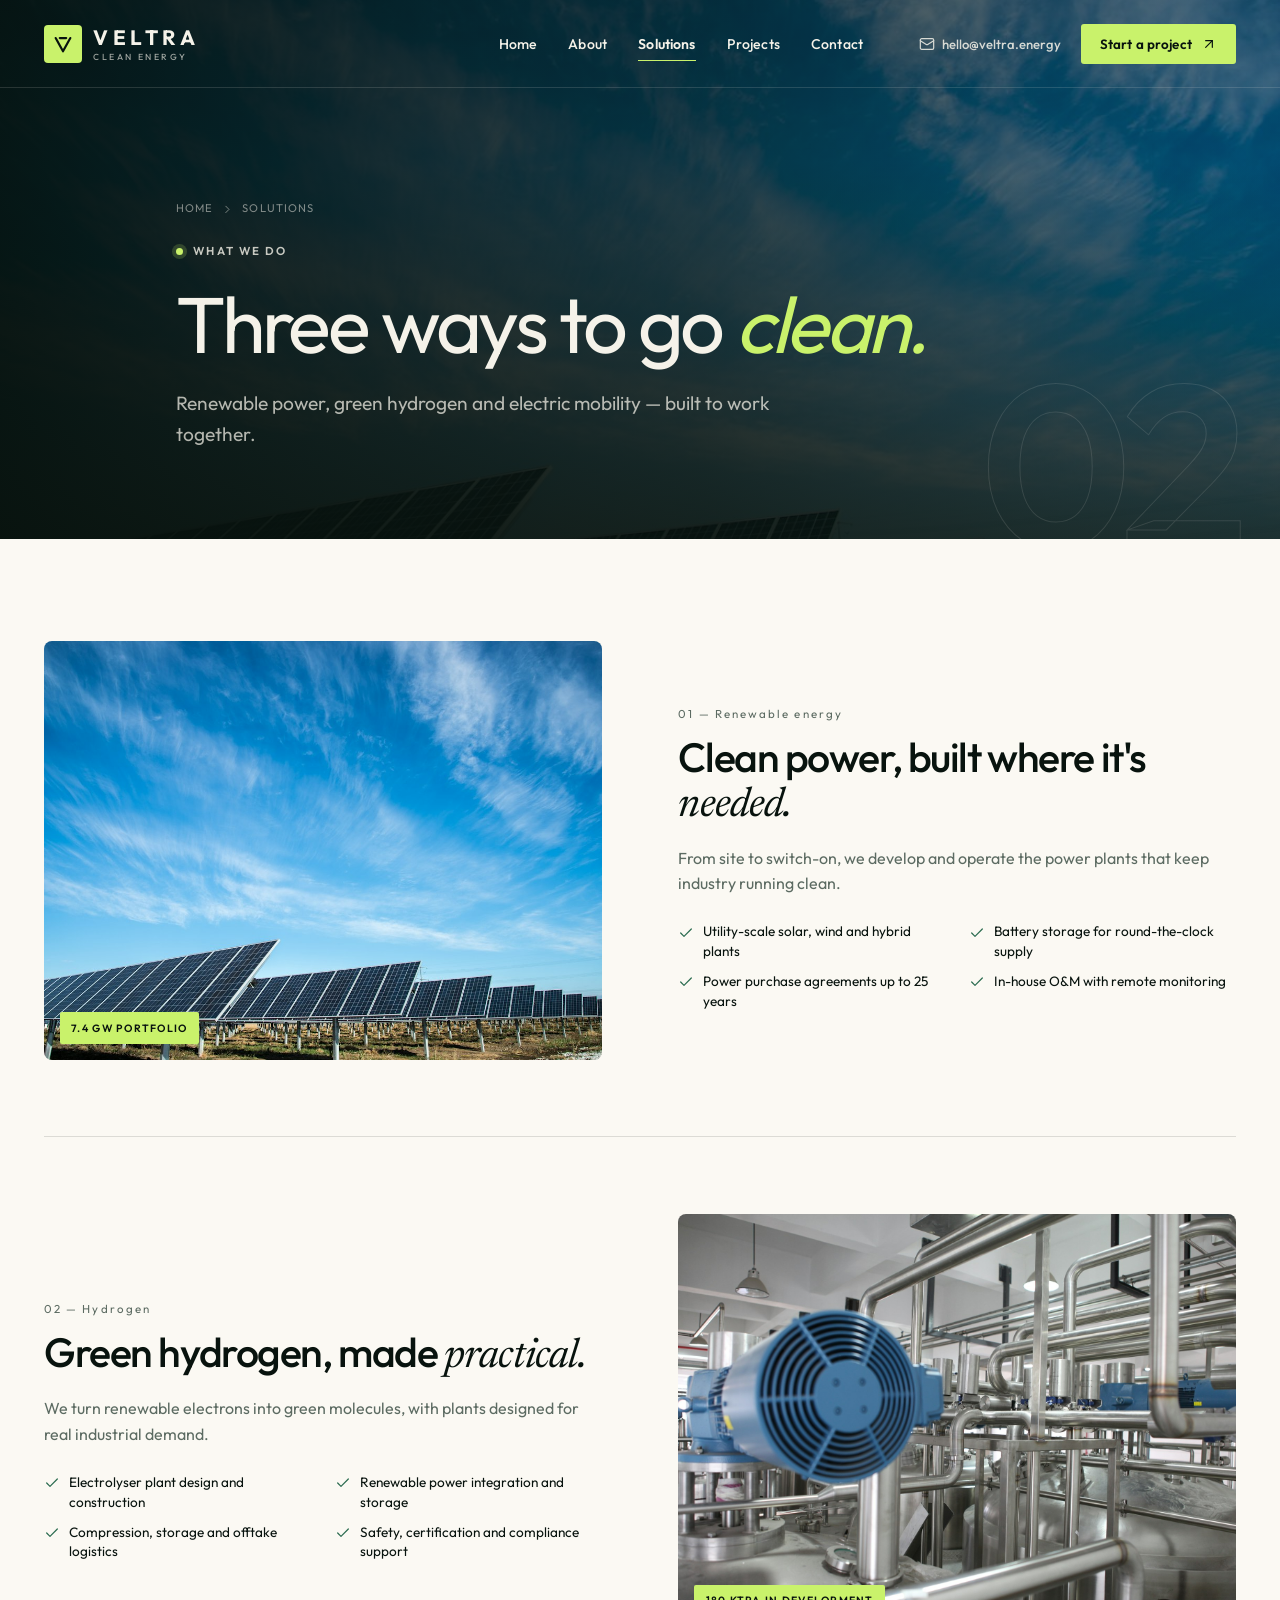
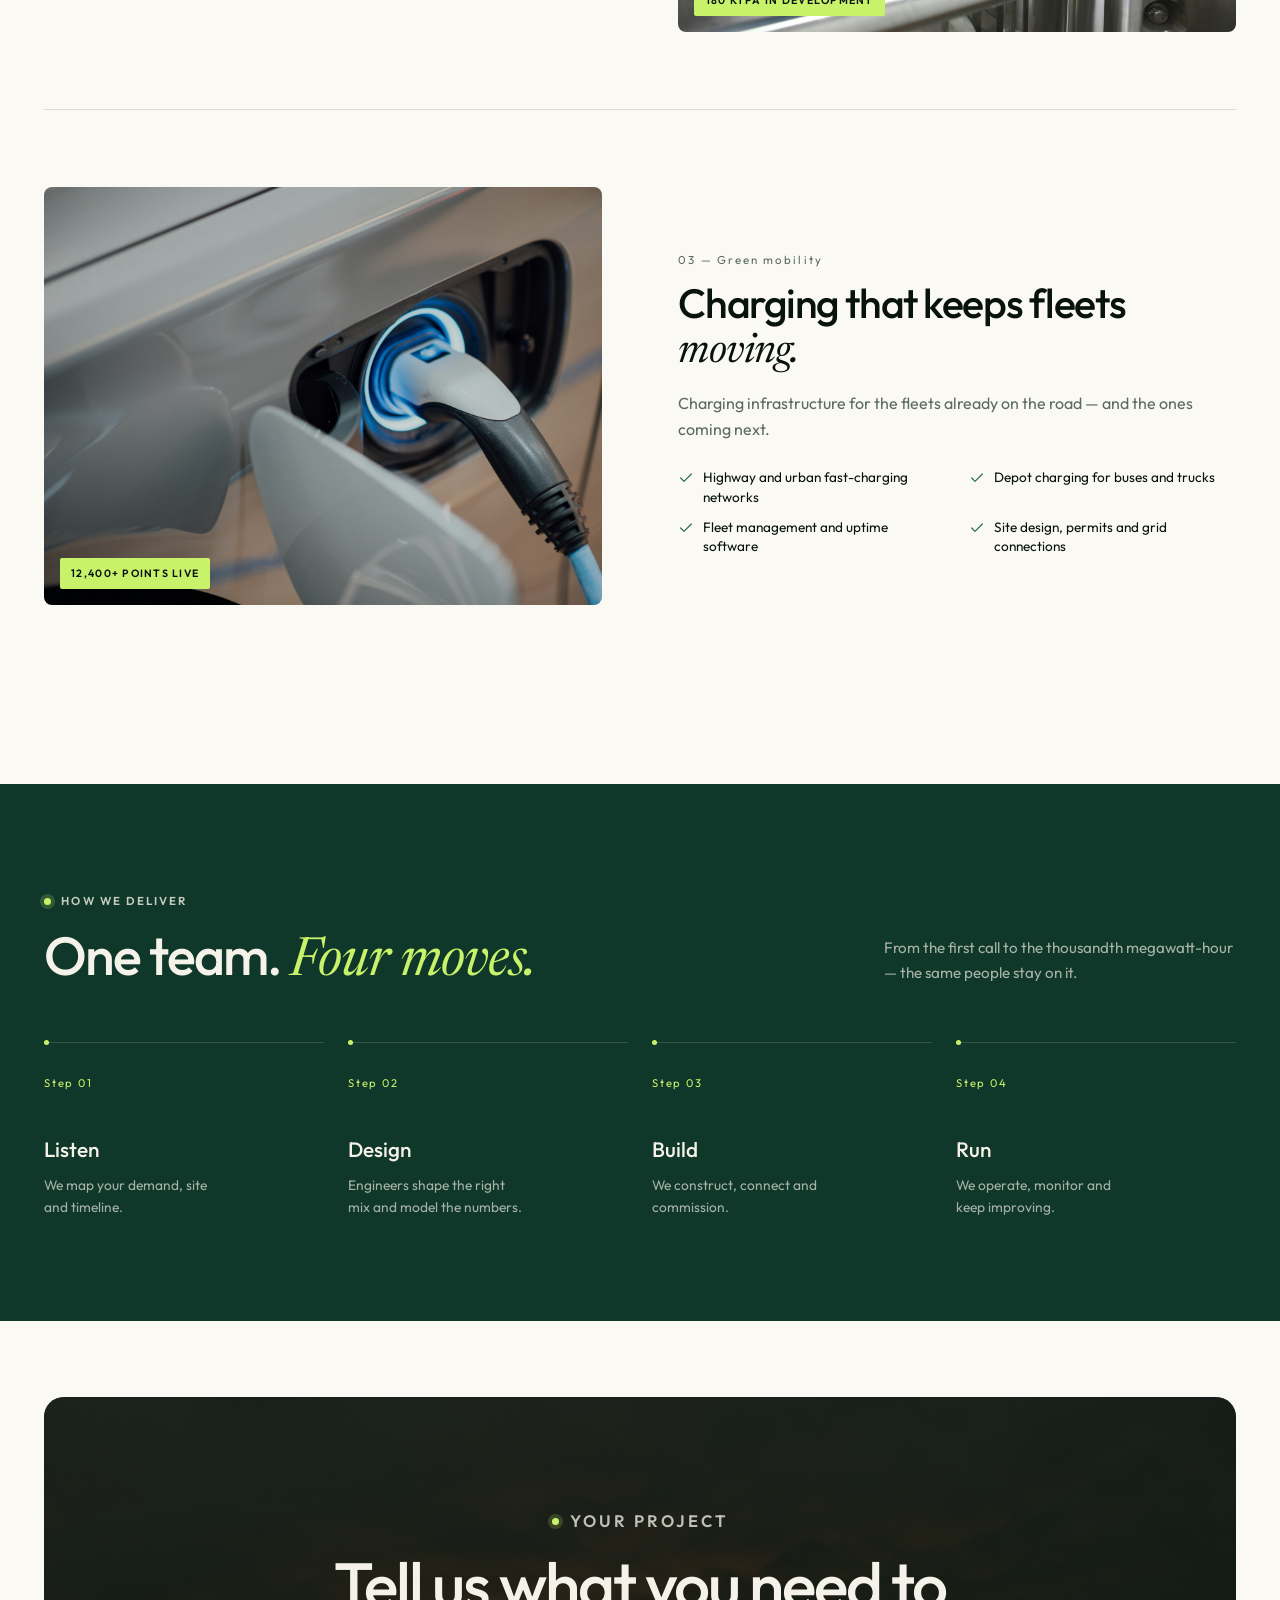
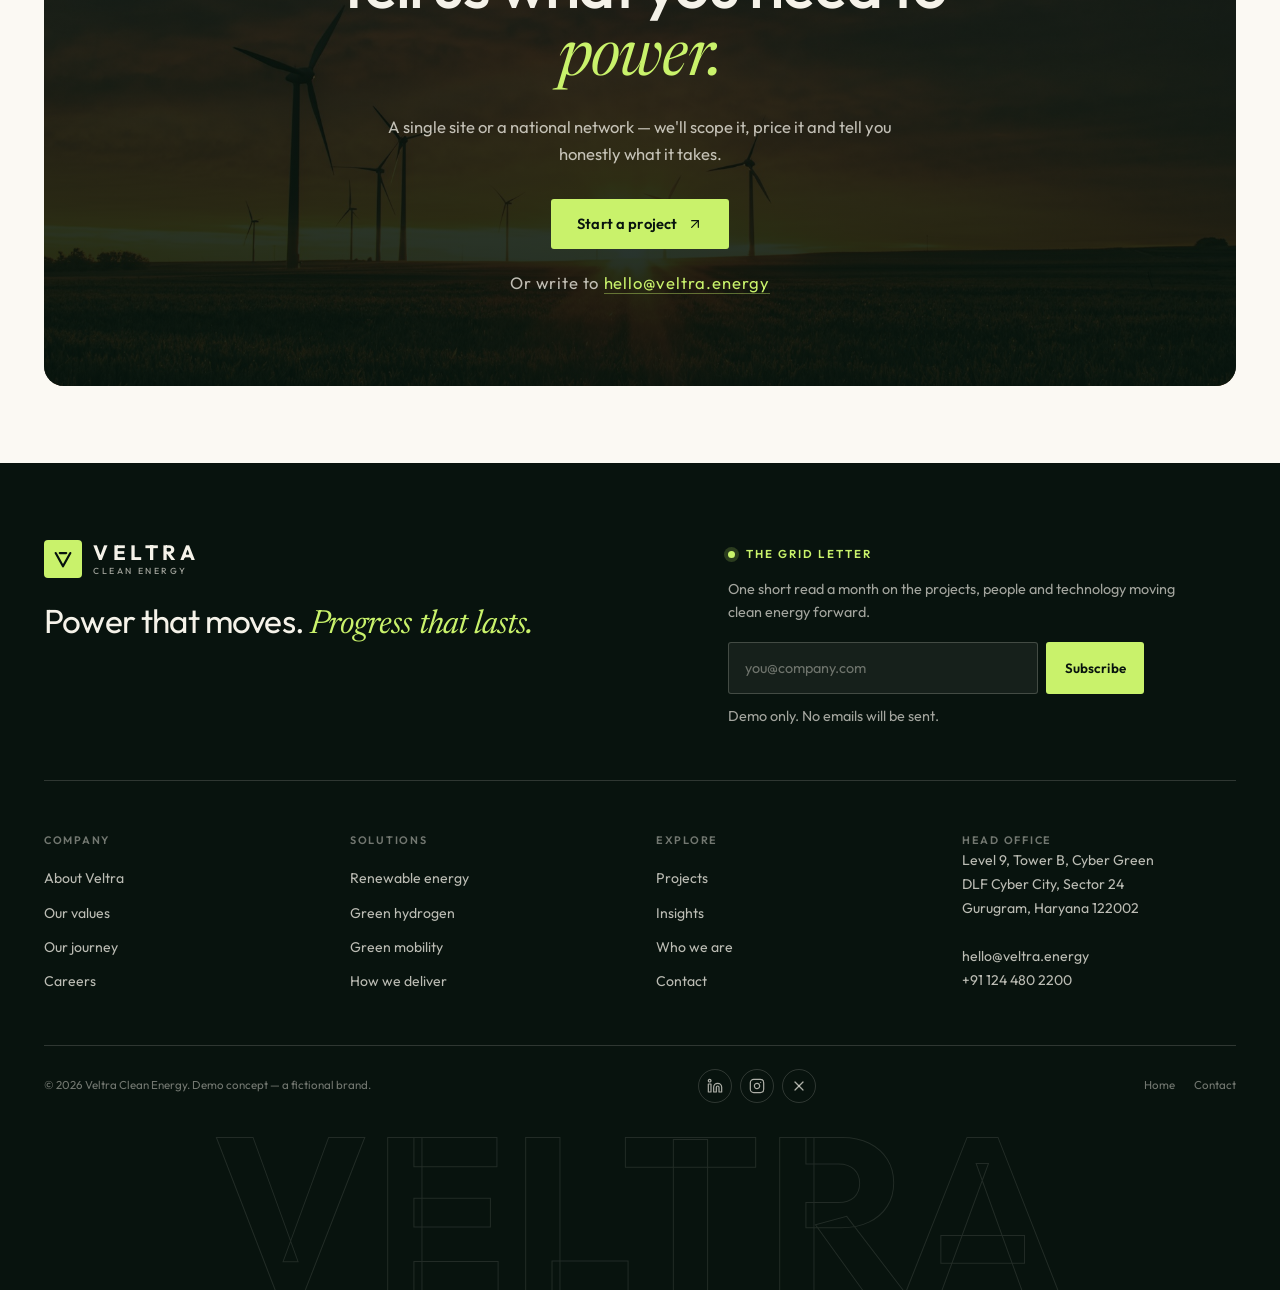
<file: solutions.html>
<!DOCTYPE html>
<html lang="en">
<head>
  <meta charset="utf-8">
  <meta name="viewport" content="width=device-width, initial-scale=1">
  <title>Solutions — Veltra</title>
  <meta name="description" content="Renewable power, green hydrogen and electric mobility — three clean-energy solutions built to work together.">
  <meta name="theme-color" content="#08130e">
  <meta property="og:title" content="Veltra Solutions — Three ways to go clean">
  <meta property="og:description" content="Solar, wind and storage, green hydrogen, and EV charging infrastructure — delivered end to end.">
  <meta property="og:type" content="website">
  <link rel="icon" href="assets/img/favicon.svg" type="image/svg+xml">
  <link rel="preload" as="image" href="assets/img/solar-farm.jpg" fetchpriority="high">
  <link rel="stylesheet" href="assets/css/styles.css">
  <script>document.documentElement.classList.add("js");</script>
</head>
<body data-page="solutions">
  <a class="skip-link" href="#main">Skip to content</a>
  <div id="site-header"></div>

  <main id="main">
    <section class="page-hero" aria-labelledby="page-title">
      <div class="page-hero__media" aria-hidden="true">
        <img src="assets/img/solar-farm.jpg" alt="" width="1800" height="1200" fetchpriority="high">
      </div>
      <div class="container page-hero__inner">
        <nav class="crumbs" aria-label="Breadcrumb">
          <a href="index.html">Home</a>
          <svg class="icon" aria-hidden="true"><use href="#i-chevron-right"></use></svg>
          <span aria-current="page">Solutions</span>
        </nav>
        <p class="eyebrow eyebrow--light" style="margin-top:1.5rem" data-reveal="fade">What we do</p>
        <h1 id="page-title" data-reveal style="--d:80ms">Three ways to go <em>clean.</em></h1>
        <p class="page-hero__sub" data-reveal style="--d:160ms">Renewable power, green hydrogen and electric mobility — built to work together.</p>
      </div>
      <span class="page-hero__index" aria-hidden="true">02</span>
    </section>

    <section class="section section--paper">
      <div class="container">
        <article class="solution-row" id="renewable" aria-labelledby="renewable-title">
          <div class="solution-row__media" data-reveal="fade">
            <img src="assets/img/solar-farm.jpg" alt="Utility-scale solar farm at golden hour" width="1800" height="1200" loading="lazy">
            <span class="solution-row__badge">7.4 GW portfolio</span>
          </div>
          <div data-reveal style="--d:120ms">
            <p class="solution-row__num">01 — Renewable energy</p>
            <h2 id="renewable-title">Clean power, built where it's <em class="serif">needed.</em></h2>
            <p>From site to switch-on, we develop and operate the power plants that keep industry running clean.</p>
            <ul class="feature-grid">
              <li><svg class="icon" aria-hidden="true"><use href="#i-check"></use></svg> Utility-scale solar, wind and hybrid plants</li>
              <li><svg class="icon" aria-hidden="true"><use href="#i-check"></use></svg> Battery storage for round-the-clock supply</li>
              <li><svg class="icon" aria-hidden="true"><use href="#i-check"></use></svg> Power purchase agreements up to 25 years</li>
              <li><svg class="icon" aria-hidden="true"><use href="#i-check"></use></svg> In-house O&amp;M with remote monitoring</li>
            </ul>
          </div>
        </article>

        <article class="solution-row" id="hydrogen" aria-labelledby="hydrogen-title">
          <div class="solution-row__media" data-reveal="fade">
            <img src="assets/img/hydrogen-plant.jpg" alt="Green hydrogen production facility" width="1800" height="1200" loading="lazy">
            <span class="solution-row__badge">180 KTPA in development</span>
          </div>
          <div data-reveal style="--d:120ms">
            <p class="solution-row__num">02 — Hydrogen</p>
            <h2 id="hydrogen-title">Green hydrogen, made <em class="serif">practical.</em></h2>
            <p>We turn renewable electrons into green molecules, with plants designed for real industrial demand.</p>
            <ul class="feature-grid">
              <li><svg class="icon" aria-hidden="true"><use href="#i-check"></use></svg> Electrolyser plant design and construction</li>
              <li><svg class="icon" aria-hidden="true"><use href="#i-check"></use></svg> Renewable power integration and storage</li>
              <li><svg class="icon" aria-hidden="true"><use href="#i-check"></use></svg> Compression, storage and offtake logistics</li>
              <li><svg class="icon" aria-hidden="true"><use href="#i-check"></use></svg> Safety, certification and compliance support</li>
            </ul>
          </div>
        </article>

        <article class="solution-row" id="mobility" aria-labelledby="mobility-title">
          <div class="solution-row__media" data-reveal="fade">
            <img src="assets/img/ev-charging.jpg" alt="Fast charging point connected to an electric car" width="1800" height="1200" loading="lazy">
            <span class="solution-row__badge">12,400+ points live</span>
          </div>
          <div data-reveal style="--d:120ms">
            <p class="solution-row__num">03 — Green mobility</p>
            <h2 id="mobility-title">Charging that keeps fleets <em class="serif">moving.</em></h2>
            <p>Charging infrastructure for the fleets already on the road — and the ones coming next.</p>
            <ul class="feature-grid">
              <li><svg class="icon" aria-hidden="true"><use href="#i-check"></use></svg> Highway and urban fast-charging networks</li>
              <li><svg class="icon" aria-hidden="true"><use href="#i-check"></use></svg> Depot charging for buses and trucks</li>
              <li><svg class="icon" aria-hidden="true"><use href="#i-check"></use></svg> Fleet management and uptime software</li>
              <li><svg class="icon" aria-hidden="true"><use href="#i-check"></use></svg> Site design, permits and grid connections</li>
            </ul>
          </div>
        </article>
      </div>
    </section>

    <section class="section section--forest" id="process" aria-labelledby="process-title">
      <div class="container">
        <div class="section-head">
          <div class="section-head__copy" data-reveal>
            <p class="eyebrow eyebrow--light">How we deliver</p>
            <h2 class="display" id="process-title">One team. <em>Four moves.</em></h2>
          </div>
          <div class="section-head__note" data-reveal style="--d:120ms">
            <p>From the first call to the thousandth megawatt-hour — the same people stay on it.</p>
          </div>
        </div>
        <div class="process-grid">
          <div class="process-step" data-reveal>
            <span>Step 01</span>
            <h3>Listen</h3>
            <p>We map your demand, site and timeline.</p>
          </div>
          <div class="process-step" data-reveal style="--d:80ms">
            <span>Step 02</span>
            <h3>Design</h3>
            <p>Engineers shape the right mix and model the numbers.</p>
          </div>
          <div class="process-step" data-reveal style="--d:160ms">
            <span>Step 03</span>
            <h3>Build</h3>
            <p>We construct, connect and commission.</p>
          </div>
          <div class="process-step" data-reveal style="--d:240ms">
            <span>Step 04</span>
            <h3>Run</h3>
            <p>We operate, monitor and keep improving.</p>
          </div>
        </div>
      </div>
    </section>

    <div class="cta-wrap">
      <div class="container">
        <section class="cta-panel" aria-labelledby="cta-title">
          <img src="assets/img/cta-wind.jpg" alt="" width="1800" height="1200" loading="lazy">
          <p class="eyebrow eyebrow--light">Your project</p>
          <h2 class="display" id="cta-title">Tell us what you need to <em>power.</em></h2>
          <p>A single site or a national network — we'll scope it, price it and tell you honestly what it takes.</p>
          <a class="btn btn--lime" href="contact.html">Start a project <svg class="icon icon--sm" aria-hidden="true"><use href="#i-arrow-up-right"></use></svg></a>
          <p class="cta-alt">Or write to <a href="mailto:hello@veltra.energy">hello@veltra.energy</a></p>
        </section>
      </div>
    </div>
  </main>

  <div id="site-footer"></div>
  <script src="assets/js/icons.js" defer></script>
  <script src="assets/js/layout.js" defer></script>
  <script src="assets/js/site.js" defer></script>
</body>
</html>
</file>
<file: assets/css/styles.css>
/* ============================================================
   VELTRA — clean energy demo
   Palette: ink forest, solar lime, warm bone
   ============================================================ */

@font-face {
  font-family: "Outfit";
  src: url("../fonts/outfit-latin.woff2") format("woff2");
  font-weight: 300 800;
  font-style: normal;
  font-display: swap;
}
@font-face {
  font-family: "Newsreader";
  src: url("../fonts/newsreader-italic-latin.woff2") format("woff2");
  font-weight: 400;
  font-style: italic;
  font-display: swap;
}

:root {
  --ink: #08130e;
  --ink-2: #0c1f17;
  --forest: #10382a;
  --forest-2: #174b37;
  --green: #2a6b4f;
  --lime: #c9f26b;
  --lime-soft: #e4fbb0;
  --amber: #f4b860;
  --bone: #f5f2e9;
  --paper: #fbf9f3;
  --sand: #e7e1d2;
  --muted: #5c6b62;
  --muted-light: rgba(245, 242, 233, 0.66);
  --line: rgba(8, 19, 14, 0.13);
  --line-light: rgba(245, 242, 233, 0.16);
  --white: #fff;

  --font: "Outfit", system-ui, -apple-system, "Segoe UI", sans-serif;
  --serif: "Newsreader", Georgia, serif;
  --wrap: 1320px;
  --pad: clamp(1.25rem, 4vw, 2.75rem);
  --radius: 8px;
  --radius-lg: 20px;
  --shadow: 0 24px 70px -30px rgba(8, 19, 14, 0.45);
  --ease: cubic-bezier(0.22, 1, 0.36, 1);
  --header-h: 88px;
}

*,
*::before,
*::after { box-sizing: border-box; }

html { scroll-behavior: smooth; -webkit-text-size-adjust: 100%; }

body {
  margin: 0;
  font-family: var(--font);
  font-size: 1rem;
  line-height: 1.6;
  color: var(--ink);
  background: var(--paper);
  -webkit-font-smoothing: antialiased;
  overflow-x: hidden;
}

body.menu-open { overflow: hidden; }

img { max-width: 100%; height: auto; display: block; }
svg { display: block; }
a { color: inherit; text-decoration: none; }
button, input, select, textarea { font: inherit; color: inherit; }
h1, h2, h3, h4, p, figure, ul, ol { margin: 0; }
ul, ol { padding: 0; list-style: none; }
::selection { background: var(--lime); color: var(--ink); }

:focus-visible {
  outline: 3px solid var(--lime);
  outline-offset: 3px;
  border-radius: 2px;
}

.container {
  width: min(100% - (var(--pad) * 2), var(--wrap));
  margin-inline: auto;
}

.section { padding-block: clamp(4.5rem, 8vw, 8.5rem); }
.section--tight { padding-block: clamp(3rem, 5vw, 5rem); }
.section--paper { background: var(--paper); }
.section--bone { background: var(--bone); }
.section--ink { background: var(--ink); color: var(--bone); }
.section--forest { background: var(--forest); color: var(--bone); }

.sr-only {
  position: absolute;
  width: 1px; height: 1px;
  padding: 0; margin: -1px;
  overflow: hidden;
  clip: rect(0 0 0 0);
  white-space: nowrap;
  border: 0;
}

.skip-link {
  position: fixed;
  top: 0.75rem; left: 0.75rem;
  z-index: 200;
  padding: 0.7rem 1.1rem;
  background: var(--lime);
  color: var(--ink);
  font-weight: 600;
  border-radius: 4px;
  transform: translateY(-160%);
  transition: transform 0.2s;
}
.skip-link:focus { transform: translateY(0); }

.icon { width: 1.25rem; height: 1.25rem; flex: none; }
.icon--sm { width: 1rem; height: 1rem; }
.icon--lg { width: 1.75rem; height: 1.75rem; }

/* ---------- Typography ---------- */
.eyebrow {
  display: inline-flex;
  align-items: center;
  gap: 0.65rem;
  font-size: 0.72rem;
  font-weight: 600;
  letter-spacing: 0.18em;
  text-transform: uppercase;
  color: var(--green);
}
.eyebrow::before {
  content: "";
  width: 7px; height: 7px;
  background: var(--lime);
  border-radius: 50%;
  box-shadow: 0 0 0 4px rgba(201, 242, 107, 0.18);
}
.eyebrow--light { color: rgba(245, 242, 233, 0.8); }
.eyebrow--light::before { background: var(--lime); }
.eyebrow--bare::before { display: none; }

.display {
  font-size: clamp(2rem, 4.2vw, 3.6rem);
  line-height: 1.04;
  letter-spacing: -0.035em;
  font-weight: 500;
}
.display em,
.serif {
  font-family: var(--serif);
  font-style: italic;
  font-weight: 400;
  letter-spacing: -0.02em;
}
.display em { color: var(--green); }
.section--ink .display em,
.section--forest .display em,
.cta-panel .display em { color: var(--lime); }

.section-head {
  display: flex;
  align-items: flex-end;
  justify-content: space-between;
  gap: 2rem;
  margin-bottom: clamp(2.25rem, 4vw, 3.5rem);
}
.section-head__copy { max-width: 42rem; }
.section-head .display { margin-top: 1rem; }
.section-head__note {
  max-width: 22rem;
  font-size: 0.95rem;
  color: var(--muted);
  padding-bottom: 0.4rem;
}
.section--ink .section-head__note,
.section--forest .section-head__note { color: var(--muted-light); }

.lede { font-size: clamp(1.05rem, 1.5vw, 1.25rem); line-height: 1.65; }

/* ---------- Buttons ---------- */
.btn {
  display: inline-flex;
  align-items: center;
  justify-content: center;
  gap: 0.6rem;
  padding: 0.95rem 1.55rem;
  border: 1px solid transparent;
  border-radius: 3px;
  font-size: 0.92rem;
  font-weight: 600;
  letter-spacing: 0.01em;
  line-height: 1.2;
  cursor: pointer;
  transition: background 0.25s var(--ease), color 0.25s var(--ease),
    border-color 0.25s var(--ease), transform 0.25s var(--ease);
}
.btn .icon { transition: transform 0.3s var(--ease); }
.btn:hover .icon { transform: translate(3px, -3px); }
.btn--lime { background: var(--lime); color: var(--ink); }
.btn--lime:hover { background: var(--lime-soft); transform: translateY(-2px); }
.btn--ink { background: var(--ink); color: var(--bone); }
.btn--ink:hover { background: var(--forest); transform: translateY(-2px); }
.btn--ghost {
  border-color: rgba(245, 242, 233, 0.34);
  color: var(--bone);
  background: rgba(245, 242, 233, 0.03);
}
.btn--ghost:hover { border-color: var(--lime); color: var(--lime); }
.btn--outline { border-color: var(--line); color: var(--ink); }
.btn--outline:hover { border-color: var(--ink); background: var(--ink); color: var(--bone); }
.btn--sm { padding: 0.7rem 1.1rem; font-size: 0.84rem; }

.link-arrow {
  display: inline-flex;
  align-items: center;
  gap: 0.55rem;
  font-size: 0.86rem;
  font-weight: 600;
  letter-spacing: 0.02em;
  padding-bottom: 0.3rem;
  border-bottom: 1px solid currentColor;
  transition: gap 0.25s var(--ease), color 0.25s;
}
.link-arrow:hover { gap: 0.9rem; color: var(--green); }
.section--ink .link-arrow:hover,
.section--forest .link-arrow:hover { color: var(--lime); }

/* ---------- Header ---------- */
.site-header {
  position: fixed;
  inset-block-start: 0;
  inset-inline: 0;
  z-index: 100;
  color: var(--bone);
  transition: background 0.35s var(--ease), color 0.35s var(--ease),
    box-shadow 0.35s var(--ease), backdrop-filter 0.35s;
}
.site-header::after {
  content: "";
  position: absolute;
  inset-inline: 0;
  inset-block-end: 0;
  height: 1px;
  background: rgba(245, 242, 233, 0.14);
  transition: background 0.35s;
}
.site-header.is-scrolled {
  background: rgba(251, 249, 243, 0.92);
  color: var(--ink);
  backdrop-filter: blur(16px);
  box-shadow: 0 12px 30px -22px rgba(8, 19, 14, 0.5);
}
.site-header.is-scrolled::after { background: var(--line); }

.header-inner {
  display: flex;
  align-items: center;
  gap: clamp(1.25rem, 3vw, 2.5rem);
  height: var(--header-h);
  transition: height 0.35s var(--ease);
}
.site-header.is-scrolled .header-inner { height: 72px; }
.header-inner > * { flex: none; }

.header-progress {
  position: absolute;
  inset-block-end: -1px;
  inset-inline: 0;
  height: 2px;
  z-index: 2;
  pointer-events: none;
}
.header-progress span {
  display: block;
  height: 100%;
  width: 0;
  background: var(--lime);
  transition: width 0.1s linear;
}

.brand {
  display: inline-flex;
  align-items: center;
  gap: 0.7rem;
  margin-inline-end: auto;
  white-space: nowrap;
}
.brand-mark {
  display: grid;
  place-items: center;
  width: 38px; height: 38px;
  background: var(--lime);
  color: var(--ink);
  border-radius: 4px;
  transition: transform 0.4s var(--ease);
}
.brand:hover .brand-mark { transform: rotate(-8deg); }
.brand-mark svg { width: 22px; height: 22px; }
.brand-text { display: flex; flex-direction: column; line-height: 1; }
.brand-name {
  font-size: 1.3rem;
  font-weight: 700;
  letter-spacing: 0.22em;
}
.brand-sub {
  margin-top: 0.32rem;
  font-size: 0.55rem;
  font-weight: 500;
  letter-spacing: 0.28em;
  text-transform: uppercase;
  opacity: 0.62;
}

.site-nav { display: flex; align-items: center; }
[id] { scroll-margin-top: calc(var(--header-h) + 1.5rem); }

.menu-button {
  display: inline-flex;
  align-items: center;
  gap: 0.55rem;
  padding: 0.55rem 0.8rem;
  background: transparent;
  border: 1px solid currentColor;
  border-radius: 3px;
  color: inherit;
  font-size: 0.8rem;
  font-weight: 500;
  letter-spacing: 0.08em;
  text-transform: uppercase;
  cursor: pointer;
  anchor-name: --menu-btn;
}
.menu-button:hover { background: rgba(245, 242, 233, 0.1); }
.site-header.is-scrolled .menu-button:hover { background: rgba(8, 19, 14, 0.06); }

.site-menu {
  position: fixed;
  inset: auto;
  inset-block-start: 5.5rem;
  inset-block-start: anchor(--menu-btn bottom);
  inset-inline-end: var(--pad);
  inset-inline-end: anchor(--menu-btn right);
  margin-block-start: 0.55rem;
  inline-size: min(86vw, 23rem);
  max-inline-size: calc(100dvw - 2rem);
  max-block-size: calc(100dvh - 7rem);
  margin: 0;
  padding: 0.9rem;
  overflow: auto;
  background: var(--ink);
  color: var(--bone);
  border: 1px solid rgba(201, 242, 107, 0.22);
  border-radius: 10px;
  box-shadow: var(--shadow);
}
.site-menu:popover-open {
  display: flex;
  flex-direction: column;
  gap: 0.15rem;
  animation: menu-in 0.28s var(--ease);
}
@keyframes menu-in {
  from { opacity: 0; transform: translateY(-8px); }
  to { opacity: 1; transform: translateY(0); }
}
.site-menu::backdrop { background: rgba(8, 19, 14, 0.45); backdrop-filter: blur(3px); }
.site-menu a {
  display: flex;
  align-items: center;
  justify-content: space-between;
  padding: 0.95rem 1rem;
  border-radius: 5px;
  font-size: 1.05rem;
  font-weight: 500;
}
.site-menu a:hover { background: rgba(245, 242, 233, 0.08); }
.site-menu a[aria-current="page"] { color: var(--lime); }
.site-menu a[aria-current="page"]::after {
  content: "";
  width: 6px; height: 6px;
  border-radius: 50%;
  background: var(--lime);
}
.site-menu .menu-cta {
  margin-top: 0.5rem;
  background: var(--lime);
  color: var(--ink);
  font-weight: 600;
}
.site-menu .menu-cta:hover { background: var(--lime-soft); }

.header-actions { display: flex; align-items: center; gap: 1.25rem; }
.header-phone {
  display: inline-flex;
  align-items: center;
  gap: 0.45rem;
  font-size: 0.82rem;
  font-weight: 500;
  opacity: 0.85;
  white-space: nowrap;
}
.header-phone:hover { opacity: 1; color: var(--lime); }

.site-header.is-wide .menu-button { display: none; }
.site-header.is-wide .site-menu {
  position: static;
  color: inherit;
  display: flex;
  align-items: center;
  gap: 0.25rem;
  inline-size: auto;
  max-inline-size: none;
  block-size: auto;
  max-block-size: none;
  margin: 0;
  padding: 0;
  overflow: visible;
  background: transparent;
  border: 0;
  border-radius: 0;
  box-shadow: none;
  animation: none;
}
.site-header.is-wide .site-menu::backdrop { display: none; }
.site-header.is-wide .site-menu a {
  position: relative;
  padding: 0.5rem 0.85rem;
  font-size: 0.88rem;
  font-weight: 500;
  letter-spacing: 0.01em;
  white-space: nowrap;
  border-radius: 3px;
}
.site-header.is-wide .site-menu a::after {
  content: "";
  position: absolute;
  inset-inline: 0.85rem;
  inset-block-end: 0.15rem;
  height: 1px;
  background: var(--lime);
  transform: scaleX(0);
  transform-origin: left;
  transition: transform 0.3s var(--ease);
}
.site-header.is-wide .site-menu a:hover::after,
.site-header.is-wide .site-menu a[aria-current="page"]::after { transform: scaleX(1); }
.site-header.is-wide .site-menu a[aria-current="page"] { color: inherit; font-weight: 600; }
.site-header.is-wide .site-menu a[aria-current="page"]::after {
  content: "";
  width: auto; height: 1px;
  border-radius: 0;
}
.site-header.is-wide .site-menu .menu-cta { display: none; }
.site-header.is-measuring * { transition: none !important; }

/* ---------- Hero ---------- */
.hero {
  position: relative;
  min-height: min(100svh, 960px);
  display: flex;
  flex-direction: column;
  justify-content: flex-end;
  padding-block: calc(var(--header-h) + 3rem) 1.75rem;
  color: var(--bone);
  background: var(--ink);
  overflow: hidden;
  isolation: isolate;
}
.hero-media { position: absolute; inset: 0; z-index: -2; }
.hero-media img {
  width: 100%; height: 100%;
  object-fit: cover;
  object-position: 62% 50%;
  animation: hero-zoom 18s var(--ease) both;
}
@keyframes hero-zoom {
  from { transform: scale(1.08); }
  to { transform: scale(1); }
}
.hero::before {
  content: "";
  position: absolute;
  inset: 0;
  z-index: -1;
  background:
    linear-gradient(92deg, rgba(6, 16, 11, 0.94) 0%, rgba(6, 16, 11, 0.78) 38%, rgba(6, 16, 11, 0.24) 72%, rgba(6, 16, 11, 0.42) 100%),
    linear-gradient(0deg, rgba(6, 16, 11, 0.9) 0%, rgba(6, 16, 11, 0.1) 46%, rgba(6, 16, 11, 0.5) 100%);
}
.hero::after {
  content: "";
  position: absolute;
  inset: 0;
  z-index: -1;
  opacity: 0.05;
  pointer-events: none;
  background-image: url("data:image/svg+xml,%3Csvg viewBox='0 0 200 200' xmlns='http://www.w3.org/2000/svg'%3E%3Cfilter id='n'%3E%3CfeTurbulence type='fractalNoise' baseFrequency='0.85' numOctaves='3'/%3E%3C/filter%3E%3Crect width='100%25' height='100%25' filter='url(%23n)'/%3E%3C/svg%3E");
}
.hero-inner {
  display: grid;
  grid-template-columns: minmax(0, 1fr) auto;
  align-items: end;
  gap: clamp(2rem, 6vw, 6rem);
  flex: 1;
  padding-block: clamp(3rem, 8vh, 6rem);
}
.hero-copy { max-width: 50rem; }
.hero-title {
  margin-top: 1.4rem;
  font-size: clamp(2.85rem, 7vw, 6.2rem);
  line-height: 0.98;
  letter-spacing: -0.045em;
  font-weight: 400;
}
.hero-title em { color: var(--lime); }
.hero-title .hero-line-3 {
  display: inline-block;
  font-size: 0.52em;
  font-weight: 300;
  letter-spacing: -0.02em;
  color: rgba(245, 242, 233, 0.82);
  margin-top: 0.5rem;
}
.hero-sub {
  max-width: 36rem;
  margin-top: 1.75rem;
  font-size: clamp(1rem, 1.35vw, 1.14rem);
  line-height: 1.65;
  color: rgba(245, 242, 233, 0.78);
}
.hero-actions { display: flex; flex-wrap: wrap; gap: 0.75rem; margin-top: 2.1rem; }

.hero-card {
  width: 19rem;
  padding: 1.35rem;
  background: rgba(10, 25, 18, 0.62);
  border: 1px solid rgba(245, 242, 233, 0.18);
  border-radius: 10px;
  backdrop-filter: blur(14px);
  box-shadow: 0 30px 60px -40px #000;
}
.hero-card__top {
  display: flex;
  align-items: center;
  justify-content: space-between;
  font-size: 0.64rem;
  letter-spacing: 0.16em;
  text-transform: uppercase;
  color: rgba(245, 242, 233, 0.62);
}
.live-dot {
  display: inline-flex;
  align-items: center;
  gap: 0.4rem;
  color: var(--lime);
}
.live-dot::before {
  content: "";
  width: 6px; height: 6px;
  border-radius: 50%;
  background: var(--lime);
  animation: pulse 2.2s infinite;
}
@keyframes pulse {
  0%, 100% { box-shadow: 0 0 0 0 rgba(201, 242, 107, 0.5); }
  50% { box-shadow: 0 0 0 6px rgba(201, 242, 107, 0); }
}
.hero-card__value {
  margin-top: 0.6rem;
  font-size: 2.2rem;
  font-weight: 500;
  letter-spacing: -0.03em;
  line-height: 1;
}
.hero-card__value span { font-size: 0.9rem; color: rgba(245, 242, 233, 0.6); letter-spacing: 0; }
.hero-bars {
  display: flex;
  align-items: flex-end;
  gap: 4px;
  height: 46px;
  margin-top: 1.1rem;
}
.hero-bars i {
  flex: 1;
  background: rgba(201, 242, 107, 0.22);
  border-radius: 1px;
  animation: bars 3.2s ease-in-out infinite;
}
.hero-bars i:nth-child(3n) { background: rgba(201, 242, 107, 0.55); }
.hero-bars i:nth-child(1) { height: 32%; animation-delay: 0s; }
.hero-bars i:nth-child(2) { height: 52%; animation-delay: 0.15s; }
.hero-bars i:nth-child(3) { height: 41%; animation-delay: 0.3s; }
.hero-bars i:nth-child(4) { height: 68%; animation-delay: 0.45s; }
.hero-bars i:nth-child(5) { height: 58%; animation-delay: 0.6s; }
.hero-bars i:nth-child(6) { height: 84%; animation-delay: 0.75s; }
.hero-bars i:nth-child(7) { height: 72%; animation-delay: 0.9s; }
.hero-bars i:nth-child(8) { height: 96%; animation-delay: 1.05s; }
.hero-bars i:nth-child(9) { height: 80%; animation-delay: 1.2s; }
.hero-bars i:nth-child(10) { height: 100%; animation-delay: 1.35s; }
@keyframes bars {
  0%, 100% { transform: scaleY(1); }
  50% { transform: scaleY(0.82); }
}
.hero-card__foot {
  display: flex;
  justify-content: space-between;
  margin-top: 0.75rem;
  font-size: 0.68rem;
  color: rgba(245, 242, 233, 0.55);
}
.hero-card__foot b { color: var(--lime); font-weight: 500; }

.hero-foot {
  display: flex;
  align-items: center;
  justify-content: space-between;
  gap: 1.5rem;
  padding-top: 1.4rem;
  border-top: 1px solid rgba(245, 242, 233, 0.16);
  font-size: 0.7rem;
  letter-spacing: 0.12em;
  text-transform: uppercase;
  color: rgba(245, 242, 233, 0.55);
}
.hero-scroll { display: inline-flex; align-items: center; gap: 0.7rem; }
.hero-scroll span {
  display: block;
  width: 36px; height: 1px;
  background: rgba(245, 242, 233, 0.4);
  position: relative;
  overflow: hidden;
}
.hero-scroll span::after {
  content: "";
  position: absolute;
  inset: 0;
  background: var(--lime);
  transform: translateX(-100%);
  animation: scroll-line 2.4s var(--ease) infinite;
}
@keyframes scroll-line {
  0% { transform: translateX(-100%); }
  55%, 100% { transform: translateX(100%); }
}
.hero-foot__loc { display: flex; gap: 1.4rem; }
.hero-foot__loc span:first-child { color: rgba(245, 242, 233, 0.85); }

/* ---------- Marquee ---------- */
.marquee {
  background: var(--lime);
  color: var(--ink);
  overflow: hidden;
  padding-block: 1rem;
  border-block: 1px solid var(--ink);
}
.marquee-track {
  display: flex;
  width: max-content;
  animation: marquee 30s linear infinite;
}
.marquee:hover .marquee-track { animation-play-state: paused; }
.marquee-group {
  display: flex;
  align-items: center;
  gap: 2.6rem;
  padding-inline-end: 2.6rem;
  white-space: nowrap;
  font-size: clamp(1.05rem, 1.8vw, 1.45rem);
  font-weight: 600;
  letter-spacing: 0.1em;
  text-transform: uppercase;
}
.marquee-group i {
  font-style: normal;
  font-size: 0.8em;
  opacity: 0.6;
}
@keyframes marquee {
  to { transform: translateX(-50%); }
}

/* ---------- Stats ---------- */
.stats-head {
  display: flex;
  justify-content: space-between;
  align-items: baseline;
  gap: 2rem;
  margin-bottom: 2.5rem;
  font-size: 0.72rem;
  letter-spacing: 0.16em;
  text-transform: uppercase;
  color: var(--muted);
}
.stats-grid {
  display: grid;
  grid-template-columns: repeat(4, minmax(0, 1fr));
  gap: clamp(1.5rem, 3vw, 3rem);
}
.stat {
  border-top: 1px solid var(--ink);
  padding-top: 1.1rem;
}
.stat__num {
  font-size: clamp(2.6rem, 4.6vw, 4.1rem);
  line-height: 1;
  letter-spacing: -0.04em;
  font-weight: 500;
  font-variant-numeric: tabular-nums;
}
.stat__num sup {
  font-size: 0.42em;
  vertical-align: super;
  color: var(--green);
  font-weight: 500;
  margin-left: 0.15rem;
}
.stat__label {
  margin-top: 0.9rem;
  max-width: 19ch;
  font-size: 0.88rem;
  line-height: 1.45;
  color: var(--muted);
}
.stat__bar {
  height: 3px;
  margin-top: 1.2rem;
  background: var(--sand);
  overflow: hidden;
}
.stat__bar span {
  display: block;
  height: 100%;
  background: var(--green);
  transform: scaleX(0);
  transform-origin: left;
  transition: transform 1.4s var(--ease);
}
.stat.is-in .stat__bar span { transform: scaleX(var(--fill, 0.7)); }

/* ---------- Solutions ---------- */
.solutions-grid {
  display: grid;
  grid-template-columns: repeat(3, minmax(0, 1fr));
  gap: clamp(1rem, 1.8vw, 1.6rem);
  align-items: start;
}
.solution-card {
  position: relative;
  display: flex;
  flex-direction: column;
  justify-content: flex-end;
  min-height: clamp(28rem, 42vw, 35rem);
  padding: 1.6rem;
  border-radius: var(--radius);
  overflow: hidden;
  color: var(--bone);
  background: var(--ink);
  isolation: isolate;
}
.solution-card:nth-child(2) { margin-top: clamp(0rem, 3vw, 2.5rem); }
.solution-card img {
  position: absolute;
  inset: 0;
  z-index: -2;
  width: 100%; height: 100%;
  object-fit: cover;
  transition: transform 0.9s var(--ease), filter 0.5s;
}
.solution-card::before {
  content: "";
  position: absolute;
  inset: 0;
  z-index: -1;
  background: linear-gradient(0deg, rgba(6, 16, 11, 0.95) 4%, rgba(6, 16, 11, 0.55) 46%, rgba(6, 16, 11, 0.15) 100%);
  transition: background 0.5s;
}
.solution-card:hover img { transform: scale(1.05); filter: saturate(1.1); }
.solution-card:hover::before {
  background: linear-gradient(0deg, rgba(6, 16, 11, 0.97) 4%, rgba(6, 16, 11, 0.62) 52%, rgba(6, 16, 11, 0.2) 100%);
}
.solution-card__top {
  position: absolute;
  inset-block-start: 1.4rem;
  inset-inline: 1.4rem;
  display: flex;
  align-items: center;
  justify-content: space-between;
}
.solution-card__num {
  font-size: 0.72rem;
  letter-spacing: 0.18em;
  padding: 0.4rem 0.6rem;
  background: rgba(6, 16, 11, 0.42);
  border: 1px solid rgba(245, 242, 233, 0.35);
  border-radius: 2px;
  backdrop-filter: blur(6px);
}
.solution-card__arrow {
  display: grid;
  place-items: center;
  width: 40px; height: 40px;
  background: rgba(6, 16, 11, 0.3);
  border: 1px solid rgba(245, 242, 233, 0.45);
  border-radius: 50%;
  transition: background 0.3s, color 0.3s, border-color 0.3s, transform 0.3s var(--ease);
}
.solution-card:hover .solution-card__arrow {
  background: var(--lime);
  border-color: var(--lime);
  color: var(--ink);
  transform: rotate(45deg);
}
.solution-card h3 {
  font-size: clamp(1.5rem, 2.2vw, 1.9rem);
  line-height: 1.1;
  letter-spacing: -0.025em;
  font-weight: 500;
}
.solution-card > p {
  margin-top: 0.55rem;
  font-size: 0.94rem;
  color: rgba(245, 242, 233, 0.75);
}
.solution-card ul {
  display: grid;
  gap: 0.45rem;
  margin-top: 1.1rem;
  padding-top: 1.1rem;
  border-top: 1px solid rgba(245, 242, 233, 0.18);
}
.solution-card li {
  position: relative;
  padding-left: 1.15rem;
  font-size: 0.82rem;
  line-height: 1.4;
  color: rgba(245, 242, 233, 0.72);
}
.solution-card li::before {
  content: "";
  position: absolute;
  left: 0; top: 0.5em;
  width: 5px; height: 5px;
  border-radius: 50%;
  background: var(--lime);
}

/* ---------- About strip ---------- */
.about-grid {
  display: grid;
  grid-template-columns: 1fr 1.05fr;
  gap: clamp(2.5rem, 6vw, 6rem);
  align-items: center;
}
.about-media { position: relative; }
.about-media img {
  width: 100%;
  aspect-ratio: 4 / 5;
  object-fit: cover;
  border-radius: var(--radius);
  filter: saturate(0.85);
}
.about-badge {
  position: absolute;
  inset-inline-end: -1.1rem;
  inset-block-end: 2rem;
  width: 12.5rem;
  padding: 1.2rem;
  background: var(--lime);
  color: var(--ink);
  border-radius: 4px;
  box-shadow: var(--shadow);
}
.about-badge b {
  display: block;
  font-size: 2.2rem;
  line-height: 1;
  letter-spacing: -0.03em;
  font-weight: 600;
}
.about-badge span {
  display: block;
  margin-top: 0.5rem;
  font-size: 0.72rem;
  line-height: 1.35;
  text-transform: uppercase;
  letter-spacing: 0.06em;
}
.about-copy .display { margin-top: 1rem; }
.about-copy p {
  margin-top: 1.25rem;
  color: rgba(245, 242, 233, 0.72);
  max-width: 38rem;
}
.proof-list { margin-top: 2.2rem; border-top: 1px solid var(--line-light); }
.proof {
  display: flex;
  align-items: baseline;
  gap: 1.25rem;
  padding-block: 0.95rem;
  border-bottom: 1px solid var(--line-light);
}
.proof b {
  flex: none;
  min-width: 7.5rem;
  font-size: 1.35rem;
  font-weight: 500;
  color: var(--lime);
  letter-spacing: -0.02em;
}
.proof span { font-size: 0.88rem; color: rgba(245, 242, 233, 0.66); }
.about-copy .link-arrow { margin-top: 2rem; color: var(--lime); }

/* ---------- Projects ---------- */
.projects-grid {
  display: grid;
  grid-template-columns: repeat(3, minmax(0, 1fr));
  gap: clamp(1.2rem, 2vw, 2rem);
}
.project-card { display: block; }
.project-media {
  position: relative;
  overflow: hidden;
  border-radius: var(--radius);
  aspect-ratio: 4 / 3;
  background: var(--sand);
}
.project-media img {
  width: 100%; height: 100%;
  object-fit: cover;
  transition: transform 0.8s var(--ease);
}
.project-card:hover .project-media img { transform: scale(1.06); }
.project-tag {
  position: absolute;
  inset-block-start: 0.8rem;
  inset-inline-start: 0.8rem;
  padding: 0.35rem 0.6rem;
  background: rgba(251, 249, 243, 0.9);
  backdrop-filter: blur(6px);
  color: var(--ink);
  font-size: 0.64rem;
  font-weight: 600;
  letter-spacing: 0.1em;
  text-transform: uppercase;
  border-radius: 2px;
}
.project-body { padding-top: 1.1rem; }
.project-meta {
  display: flex;
  align-items: center;
  gap: 0.4rem;
  font-size: 0.72rem;
  letter-spacing: 0.08em;
  text-transform: uppercase;
  color: var(--muted);
}
.project-body h3 {
  margin-top: 0.5rem;
  font-size: clamp(1.2rem, 1.6vw, 1.45rem);
  font-weight: 500;
  letter-spacing: -0.02em;
  display: flex;
  align-items: center;
  justify-content: space-between;
  gap: 1rem;
}
.project-body h3 .icon {
  opacity: 0;
  transform: translate(-4px, 4px);
  transition: opacity 0.3s, transform 0.3s var(--ease);
}
.project-card:hover h3 .icon { opacity: 1; transform: translate(0, 0); }
.project-body p {
  margin-top: 0.4rem;
  font-size: 0.88rem;
  color: var(--muted);
  max-width: 30ch;
}

/* ---------- Insights ---------- */
.insight-list { border-top: 1px solid var(--ink); }
.insight-row {
  display: grid;
  grid-template-columns: 5.5rem minmax(0, 1fr) auto;
  align-items: center;
  gap: clamp(1rem, 3vw, 2.5rem);
  padding-block: 1.25rem;
  border-bottom: 1px solid var(--line);
  transition: background 0.3s, padding 0.3s var(--ease);
}
.insight-row:hover { background: var(--paper); padding-inline: 1rem; }
.insight-thumb {
  width: 5.5rem; height: 5.5rem;
  border-radius: 4px;
  overflow: hidden;
  background: var(--sand);
}
.insight-thumb img { width: 100%; height: 100%; object-fit: cover; transition: transform 0.6s var(--ease); }
.insight-row:hover .insight-thumb img { transform: scale(1.08); }
.insight-meta {
  display: flex;
  flex-wrap: wrap;
  gap: 0.5rem 1rem;
  font-size: 0.68rem;
  letter-spacing: 0.1em;
  text-transform: uppercase;
  color: var(--muted);
}
.insight-meta b { color: var(--green); font-weight: 600; }
.insight-row h3 {
  margin-top: 0.4rem;
  font-size: clamp(1.1rem, 1.9vw, 1.45rem);
  font-weight: 500;
  letter-spacing: -0.02em;
  line-height: 1.25;
}
.insight-arrow {
  display: grid;
  place-items: center;
  width: 42px; height: 42px;
  border: 1px solid var(--line);
  border-radius: 50%;
  transition: background 0.3s, color 0.3s, transform 0.3s var(--ease);
}
.insight-row:hover .insight-arrow {
  background: var(--ink);
  color: var(--lime);
  border-color: var(--ink);
  transform: rotate(45deg);
}

/* ---------- CTA ---------- */
.cta-wrap { padding-block: clamp(3rem, 6vw, 5.5rem); background: var(--paper); }
.cta-panel {
  position: relative;
  overflow: hidden;
  border-radius: var(--radius-lg);
  padding: clamp(3rem, 7vw, 6.5rem) clamp(1.5rem, 5vw, 4rem);
  color: var(--bone);
  text-align: center;
  isolation: isolate;
}
.cta-panel img {
  position: absolute;
  inset: 0;
  z-index: -2;
  width: 100%; height: 100%;
  object-fit: cover;
  object-position: 50% 40%;
}
.cta-panel::before {
  content: "";
  position: absolute;
  inset: 0;
  z-index: -1;
  background: linear-gradient(180deg, rgba(6, 20, 13, 0.72), rgba(6, 20, 13, 0.9));
}
.cta-panel .eyebrow { justify-content: center; }
.cta-panel .display {
  max-width: 46rem;
  margin: 1.1rem auto 0;
  font-size: clamp(2.2rem, 5vw, 4.4rem);
}
.cta-panel p {
  max-width: 34rem;
  margin: 1.3rem auto 0;
  color: rgba(245, 242, 233, 0.76);
  font-size: clamp(0.98rem, 1.3vw, 1.1rem);
}
.cta-panel .btn { margin-top: 2rem; }
.cta-alt {
  margin-top: 1.5rem;
  font-size: 0.8rem;
  letter-spacing: 0.06em;
  color: rgba(245, 242, 233, 0.55);
}
.cta-alt a { color: var(--lime); border-bottom: 1px solid rgba(201, 242, 107, 0.4); }
.cta-alt a:hover { border-color: var(--lime); }

/* ---------- Footer ---------- */
.site-footer { background: var(--ink); color: var(--bone); padding-top: clamp(3.5rem, 6vw, 6rem); overflow: hidden; }
.footer-top {
  display: grid;
  grid-template-columns: 1.1fr 0.9fr;
  gap: clamp(2rem, 5vw, 5rem);
  padding-bottom: clamp(2.5rem, 4vw, 4rem);
  border-bottom: 1px solid var(--line-light);
}
.footer-statement {
  margin-top: 1.5rem;
  font-size: clamp(1.6rem, 2.6vw, 2.2rem);
  line-height: 1.2;
  letter-spacing: -0.025em;
  max-width: 26ch;
}
.footer-statement em { font-family: var(--serif); color: var(--lime); }
.footer-news p { font-size: 0.9rem; color: var(--muted-light); max-width: 30rem; }
.news-form {
  display: flex;
  gap: 0.5rem;
  margin-top: 1.1rem;
  max-width: 26rem;
}
.news-form input {
  flex: 1;
  min-width: 0;
  padding: 0.85rem 1rem;
  background: rgba(245, 242, 233, 0.06);
  border: 1px solid rgba(245, 242, 233, 0.2);
  border-radius: 3px;
  color: var(--bone);
  font-size: 0.9rem;
}
.news-form input::placeholder { color: rgba(245, 242, 233, 0.4); }
.news-form input:focus { outline: 2px solid var(--lime); outline-offset: 1px; border-color: transparent; }
.news-note { margin-top: 0.7rem; font-size: 0.7rem; color: rgba(245, 242, 233, 0.4); }
.footer-cols {
  display: grid;
  grid-template-columns: repeat(4, minmax(0, 1fr));
  gap: 2rem;
  padding-block: clamp(2.5rem, 4vw, 3.5rem);
}
.footer-col h4 {
  font-size: 0.68rem;
  font-weight: 600;
  letter-spacing: 0.16em;
  text-transform: uppercase;
  color: rgba(245, 242, 233, 0.45);
}
.footer-col ul { margin-top: 1rem; display: grid; gap: 0.55rem; }
.footer-col a,
.footer-col address {
  font-style: normal;
  font-size: 0.88rem;
  color: rgba(245, 242, 233, 0.76);
  transition: color 0.2s;
}
.footer-col a:hover { color: var(--lime); }
.footer-col address { line-height: 1.7; }
.footer-bottom {
  display: flex;
  flex-wrap: wrap;
  align-items: center;
  justify-content: space-between;
  gap: 1rem;
  padding-block: 1.4rem;
  border-top: 1px solid var(--line-light);
  font-size: 0.72rem;
  color: rgba(245, 242, 233, 0.45);
}
.footer-social { display: flex; gap: 0.5rem; }
.footer-social a {
  display: grid;
  place-items: center;
  width: 34px; height: 34px;
  border: 1px solid var(--line-light);
  border-radius: 50%;
  color: rgba(245, 242, 233, 0.7);
  transition: color 0.2s, border-color 0.2s, background 0.2s;
}
.footer-social a:hover { color: var(--ink); background: var(--lime); border-color: var(--lime); }
.footer-legal { display: flex; gap: 1.2rem; }
.footer-legal a:hover { color: var(--lime); }
.footer-word {
  margin-top: 0.5rem;
  font-size: clamp(4rem, 17vw, 15rem);
  line-height: 0.72;
  letter-spacing: 0.02em;
  font-weight: 700;
  text-align: center;
  color: transparent;
  -webkit-text-stroke: 1px rgba(245, 242, 233, 0.11);
  user-select: none;
}

/* ---------- Page hero (inner pages) ---------- */
.page-hero {
  position: relative;
  padding-block: calc(var(--header-h) + clamp(4rem, 9vw, 7rem)) clamp(3.5rem, 7vw, 6rem);
  background: var(--ink);
  color: var(--bone);
  overflow: hidden;
  isolation: isolate;
}
.page-hero__media { position: absolute; inset: 0; z-index: -2; }
.page-hero__media img { width: 100%; height: 100%; object-fit: cover; object-position: 50% 45%; }
.page-hero::before {
  content: "";
  position: absolute;
  inset: 0;
  z-index: -1;
  background:
    linear-gradient(90deg, rgba(6, 16, 11, 0.94) 0%, rgba(6, 16, 11, 0.72) 55%, rgba(6, 16, 11, 0.4) 100%),
    linear-gradient(0deg, rgba(6, 16, 11, 0.7), transparent 70%);
}
.page-hero__inner { max-width: 58rem; }
.crumbs {
  display: flex;
  align-items: center;
  gap: 0.5rem;
  font-size: 0.7rem;
  letter-spacing: 0.1em;
  text-transform: uppercase;
  color: rgba(245, 242, 233, 0.5);
}
.crumbs a:hover { color: var(--lime); }
.crumbs .icon { width: 0.8rem; height: 0.8rem; }
.page-hero h1 {
  margin-top: 1.4rem;
  font-size: clamp(2.7rem, 6.2vw, 5.4rem);
  line-height: 1;
  letter-spacing: -0.045em;
  font-weight: 400;
}
.page-hero h1 em { color: var(--lime); }
.page-hero__sub {
  max-width: 40rem;
  margin-top: 1.5rem;
  font-size: clamp(1rem, 1.5vw, 1.2rem);
  color: rgba(245, 242, 233, 0.72);
}
.page-hero__index {
  position: absolute;
  inset-inline-end: var(--pad);
  inset-block-end: -1rem;
  font-size: clamp(6rem, 18vw, 15rem);
  line-height: 0.8;
  font-weight: 600;
  letter-spacing: -0.05em;
  color: transparent;
  -webkit-text-stroke: 1px rgba(245, 242, 233, 0.12);
  pointer-events: none;
  user-select: none;
}

/* ---------- Story / split ---------- */
.split {
  display: grid;
  grid-template-columns: 1fr 1fr;
  gap: clamp(2rem, 6vw, 5.5rem);
  align-items: center;
}
.split--media-right .split-media { order: 2; }
.split-media { position: relative; }
.split-media img {
  width: 100%;
  aspect-ratio: 5 / 6;
  object-fit: cover;
  border-radius: var(--radius);
}
.split-copy .display { margin-top: 1rem; }
.split-copy p { margin-top: 1.2rem; color: var(--muted); max-width: 38rem; }
.split-copy .link-arrow { margin-top: 1.8rem; }

/* ---------- Purpose cards ---------- */
.purpose-grid {
  display: grid;
  grid-template-columns: 1fr 1fr;
  gap: 1rem;
}
.purpose {
  padding: clamp(1.75rem, 3vw, 2.75rem);
  border-radius: var(--radius);
}
.purpose--lime { background: var(--lime); color: var(--ink); }
.purpose--forest { background: var(--forest-2); color: var(--bone); }
.purpose h3 {
  margin-top: 1.4rem;
  font-size: clamp(1.6rem, 2.6vw, 2.2rem);
  line-height: 1.15;
  letter-spacing: -0.03em;
  font-weight: 500;
}
.purpose p { margin-top: 0.9rem; font-size: 0.95rem; opacity: 0.8; }
.purpose .icon--lg { color: currentColor; opacity: 0.8; }
.purpose--lime .icon--lg { opacity: 0.9; }

/* ---------- Values ---------- */
.values-grid {
  display: grid;
  grid-template-columns: repeat(4, minmax(0, 1fr));
  gap: clamp(1rem, 2vw, 1.6rem);
  margin-top: clamp(2rem, 4vw, 3rem);
}
.value-card {
  padding: 1.6rem;
  background: var(--paper);
  border: 1px solid var(--line);
  border-radius: var(--radius);
  transition: transform 0.35s var(--ease), box-shadow 0.35s;
}
.value-card:hover { transform: translateY(-4px); box-shadow: var(--shadow); }
.value-card span {
  font-size: 0.68rem;
  letter-spacing: 0.16em;
  color: var(--green);
}
.value-card h3 { margin-top: 1.6rem; font-size: 1.15rem; font-weight: 500; letter-spacing: -0.01em; }
.value-card p { margin-top: 0.5rem; font-size: 0.86rem; color: var(--muted); }

/* ---------- Timeline ---------- */
.timeline { margin-top: 2.5rem; border-top: 1px solid var(--line-light); }
.timeline li {
  display: grid;
  grid-template-columns: 8rem minmax(0, 1fr);
  gap: 1.5rem;
  padding-block: 1.35rem;
  border-bottom: 1px solid var(--line-light);
}
.timeline b {
  font-size: 1.1rem;
  font-weight: 500;
  color: var(--lime);
  letter-spacing: 0.02em;
}
.timeline p { font-size: 0.92rem; color: rgba(245, 242, 233, 0.7); max-width: 40rem; }

/* ---------- Solution detail rows ---------- */
.solution-row {
  display: grid;
  grid-template-columns: 1fr 1fr;
  gap: clamp(2rem, 6vw, 5rem);
  align-items: center;
  padding-block: clamp(3rem, 6vw, 5.5rem);
  border-top: 1px solid var(--line);
}
.solution-row:first-of-type { border-top: 0; padding-top: 0; }
.solution-row:nth-child(even) .solution-row__media { order: 2; }
.solution-row__media { position: relative; }
.solution-row__media img {
  width: 100%;
  aspect-ratio: 4 / 3;
  object-fit: cover;
  border-radius: var(--radius);
}
.solution-row__badge {
  position: absolute;
  inset-block-end: 1rem;
  inset-inline-start: 1rem;
  padding: 0.45rem 0.7rem;
  background: var(--lime);
  color: var(--ink);
  font-size: 0.66rem;
  font-weight: 600;
  letter-spacing: 0.12em;
  text-transform: uppercase;
  border-radius: 2px;
}
.solution-row__num {
  font-size: 0.72rem;
  letter-spacing: 0.18em;
  color: var(--green);
}
.solution-row h2 {
  margin-top: 0.7rem;
  font-size: clamp(1.9rem, 3.2vw, 2.8rem);
  line-height: 1.08;
  letter-spacing: -0.035em;
  font-weight: 500;
}
.solution-row > div > p { margin-top: 1rem; color: var(--muted); max-width: 34rem; }
.feature-grid {
  display: grid;
  grid-template-columns: 1fr 1fr;
  gap: 0.65rem 1.5rem;
  margin-top: 1.6rem;
}
.feature-grid li {
  display: flex;
  gap: 0.55rem;
  align-items: flex-start;
  font-size: 0.85rem;
  line-height: 1.45;
  color: var(--ink);
}
.feature-grid .icon { color: var(--green); margin-top: 0.15rem; width: 1rem; height: 1rem; }

/* ---------- Process ---------- */
.process-grid {
  display: grid;
  grid-template-columns: repeat(4, minmax(0, 1fr));
  gap: 1.5rem;
  margin-top: clamp(2rem, 4vw, 3.5rem);
}
.process-step { position: relative; padding-top: 1.6rem; border-top: 1px solid var(--line-light); }
.process-step span {
  font-size: 0.7rem;
  letter-spacing: 0.16em;
  color: var(--lime);
}
.process-step h3 { margin-top: 2.4rem; font-size: 1.3rem; font-weight: 500; }
.process-step p { margin-top: 0.5rem; font-size: 0.86rem; color: var(--muted-light); max-width: 20ch; }
.process-step::after {
  content: "";
  position: absolute;
  inset-block-start: -3px;
  inset-inline-start: 0;
  width: 5px; height: 5px;
  border-radius: 50%;
  background: var(--lime);
}

/* ---------- Contact ---------- */
.contact-grid {
  display: grid;
  grid-template-columns: 1.05fr 0.95fr;
  gap: clamp(1.5rem, 4vw, 3.5rem);
  align-items: start;
}
.form-card {
  background: var(--paper);
  border: 1px solid var(--line);
  border-radius: var(--radius);
  padding: clamp(1.5rem, 3vw, 2.75rem);
  box-shadow: var(--shadow);
}
.form-card h2 { font-size: clamp(1.5rem, 2.4vw, 2rem); font-weight: 500; letter-spacing: -0.03em; }
.form-card > p { margin-top: 0.5rem; font-size: 0.9rem; color: var(--muted); }
.enquiry-form { display: grid; gap: 1.1rem; margin-top: 1.8rem; }
.field-row { display: grid; grid-template-columns: 1fr 1fr; gap: 1rem; }
.field { display: grid; gap: 0.4rem; }
.field label {
  font-size: 0.7rem;
  font-weight: 600;
  letter-spacing: 0.1em;
  text-transform: uppercase;
  color: var(--muted);
}
.field input,
.field select,
.field textarea {
  width: 100%;
  padding: 0.85rem 0.95rem;
  background: #fff;
  border: 1px solid var(--line);
  border-radius: 3px;
  font-size: 0.92rem;
  color: var(--ink);
  transition: border-color 0.2s, box-shadow 0.2s;
}
.field textarea { min-height: 8.5rem; resize: vertical; }
.field input::placeholder,
.field textarea::placeholder { color: #98a29b; }
.field input:focus,
.field select:focus,
.field textarea:focus {
  outline: none;
  border-color: var(--green);
  box-shadow: 0 0 0 3px rgba(42, 107, 79, 0.14);
}
.field select {
  appearance: none;
  background-image: url("data:image/svg+xml,%3Csvg xmlns='http://www.w3.org/2000/svg' width='12' height='8' viewBox='0 0 12 8'%3E%3Cpath d='M1 1l5 5 5-5' fill='none' stroke='%235c6b62' stroke-width='1.6'/%3E%3C/svg%3E");
  background-repeat: no-repeat;
  background-position: right 1rem center;
  padding-right: 2.5rem;
}
.form-foot {
  display: flex;
  align-items: center;
  justify-content: space-between;
  gap: 1rem;
  flex-wrap: wrap;
  margin-top: 0.4rem;
}
.form-foot p { font-size: 0.72rem; color: var(--muted); max-width: 22rem; }
.form-success {
  display: none;
  padding: 2.5rem 1.5rem;
  text-align: center;
  border: 1px dashed var(--green);
  border-radius: var(--radius);
  margin-top: 1.8rem;
}
.form-success .icon { margin: 0 auto 1rem; width: 2.5rem; height: 2.5rem; color: var(--green); }
.form-success h3 { font-size: 1.3rem; font-weight: 500; }
.form-success p { margin-top: 0.5rem; color: var(--muted); font-size: 0.9rem; }
.form-success.is-visible { display: block; }
.enquiry-form.is-hidden { display: none; }

.contact-panel {
  background: var(--ink);
  color: var(--bone);
  border-radius: var(--radius);
  overflow: hidden;
}
.contact-panel__media { position: relative; height: 13rem; }
.contact-panel__media img { width: 100%; height: 100%; object-fit: cover; opacity: 0.8; }
.contact-panel__media::after {
  content: "";
  position: absolute;
  inset: 0;
  background: linear-gradient(0deg, var(--ink), transparent 70%);
}
.contact-panel__body { padding: clamp(1.5rem, 3vw, 2.25rem); }
.contact-panel h3 { font-size: 1.1rem; font-weight: 500; letter-spacing: 0.02em; }
.contact-lines { margin-top: 1.1rem; display: grid; gap: 0.8rem; }
.contact-line { display: flex; gap: 0.75rem; align-items: flex-start; font-size: 0.9rem; color: rgba(245, 242, 233, 0.75); }
.contact-line .icon { color: var(--lime); margin-top: 0.15rem; }
.contact-line a:hover { color: var(--lime); }
.contact-depts { margin-top: 1.8rem; padding-top: 1.4rem; border-top: 1px solid var(--line-light); display: grid; gap: 1rem; }
.contact-dept { display: grid; gap: 0.15rem; }
.contact-dept b { font-size: 0.82rem; font-weight: 500; }
.contact-dept span { font-size: 0.78rem; color: rgba(245, 242, 233, 0.55); }
.contact-dept a { color: rgba(245, 242, 233, 0.55); }
.contact-dept a:hover { color: var(--lime); }

/* ---------- 404 ---------- */
.error-page {
  min-height: 100svh;
  display: grid;
  place-items: center;
  text-align: center;
  padding: calc(var(--header-h) + 3rem) var(--pad) 4rem;
  background: var(--ink);
  color: var(--bone);
  position: relative;
  overflow: hidden;
}
.error-page::before {
  content: "";
  position: absolute;
  width: 46rem; height: 46rem;
  border-radius: 50%;
  background: radial-gradient(circle, rgba(201, 242, 107, 0.16), transparent 65%);
  inset-block-start: -18rem;
  inset-inline-end: -14rem;
}
.error-page h1 {
  font-size: clamp(5rem, 20vw, 14rem);
  line-height: 0.8;
  letter-spacing: -0.06em;
  font-weight: 500;
  color: transparent;
  -webkit-text-stroke: 1px rgba(245, 242, 233, 0.35);
}
.error-page h2 { margin-top: 1.5rem; font-size: clamp(1.6rem, 3vw, 2.4rem); font-weight: 400; letter-spacing: -0.03em; }
.error-page h2 em { color: var(--lime); }
.error-page p { margin-top: 1rem; color: var(--muted-light); max-width: 30rem; }
.error-page .btn { margin-top: 2rem; }

/* ---------- Reveal ---------- */
.js [data-reveal] {
  opacity: 0;
  transform: translateY(26px);
  transition: opacity 0.8s var(--ease), transform 0.8s var(--ease);
  transition-delay: var(--d, 0ms);
}
.js [data-reveal].is-in { opacity: 1; transform: none; }
.js [data-reveal="fade"] { transform: none; }

/* ---------- Responsive ---------- */
@media (max-width: 1180px) {
  .header-phone { display: none; }
  .hero-card { display: none; }
  .hero-inner { grid-template-columns: 1fr; }
  .values-grid { grid-template-columns: repeat(2, minmax(0, 1fr)); }
}

@media (max-width: 980px) {
  :root { --header-h: 76px; }
  .hero { min-height: min(94svh, 860px); }
  .hero-foot__loc { display: none; }
  .stats-grid { grid-template-columns: repeat(2, minmax(0, 1fr)); gap: 2rem 1.5rem; }
  .solutions-grid { grid-template-columns: 1fr; }
  .solution-card { min-height: 30rem; }
  .solution-card:nth-child(2) { margin-top: 0; }
  .about-grid { grid-template-columns: 1fr; }
  .about-media { max-width: 34rem; }
  .about-badge { inset-inline-end: 1rem; }
  .projects-grid { grid-template-columns: 1fr 1fr; }
  .split { grid-template-columns: 1fr; }
  .split--media-right .split-media { order: 0; }
  .split-media { max-width: 38rem; }
  .solution-row { grid-template-columns: 1fr; }
  .solution-row:nth-child(even) .solution-row__media { order: 0; }
  .process-grid { grid-template-columns: 1fr 1fr; }
  .contact-grid { grid-template-columns: 1fr; }
  .footer-top { grid-template-columns: 1fr; }
  .footer-cols { grid-template-columns: 1fr 1fr; }
  .section-head { flex-direction: column; align-items: flex-start; gap: 1rem; }
  .purpose-grid { grid-template-columns: 1fr; }
}

@media (max-width: 760px) {
  .header-actions { display: none; }
  .header-inner { gap: 1rem; }
  .brand-name { font-size: 1.12rem; }
  .brand-sub { font-size: 0.48rem; letter-spacing: 0.22em; }
  .brand-mark { width: 34px; height: 34px; }
  .hero { padding-block: calc(var(--header-h) + 2rem) 1.25rem; }
  .hero-title { font-size: clamp(2.5rem, 11.5vw, 3.6rem); }
  .hero-title .hero-line-3 { font-size: 0.56em; }
  .hero-sub { margin-top: 1.3rem; }
  .hero-actions .btn { flex: 1 1 auto; }
  .hero-foot { font-size: 0.6rem; letter-spacing: 0.08em; }
  .stats-head { flex-direction: column; gap: 0.5rem; }
  .stat__num { font-size: clamp(2.3rem, 10vw, 3rem); }
  .projects-grid { grid-template-columns: 1fr; }
  .insight-row { grid-template-columns: 4.5rem minmax(0, 1fr) auto; gap: 1rem; }
  .insight-thumb { width: 4.5rem; height: 4.5rem; }
  .insight-arrow { width: 34px; height: 34px; }
  .insight-row:hover { padding-inline: 0; }
  .footer-cols { grid-template-columns: 1fr 1fr; gap: 1.75rem 1rem; }
  .footer-bottom { flex-direction: column; align-items: flex-start; }
  .field-row { grid-template-columns: 1fr; }
  .timeline li { grid-template-columns: 4.5rem minmax(0, 1fr); gap: 1rem; }
  .feature-grid { grid-template-columns: 1fr; }
  .process-grid { grid-template-columns: 1fr; }
  .process-step h3 { margin-top: 1rem; }
  .page-hero__index { opacity: 0.6; }
  .marquee { padding-block: 0.8rem; }
}

@media (max-width: 420px) {
  .hero-foot { justify-content: flex-start; }
  .hero-actions { flex-direction: column; }
  .hero-actions .btn { width: 100%; }
  .stats-grid { grid-template-columns: 1fr 1fr; gap: 1.75rem 1rem; }
  .footer-cols { grid-template-columns: 1fr; }
  .about-badge { width: 10.5rem; }
  .purpose { padding: 1.4rem; }
  .values-grid { grid-template-columns: 1fr; }
  .section-head__note { display: none; }
}

@media (prefers-reduced-motion: reduce) {
  html { scroll-behavior: auto; }
  *, *::before, *::after {
    animation-duration: 0.01ms !important;
    animation-iteration-count: 1 !important;
    transition-duration: 0.01ms !important;
  }
  .js [data-reveal] { opacity: 1; transform: none; }
  .marquee-track { animation: none; }
  .stat__bar span { transform: scaleX(var(--fill, 0.7)); }
}
</file>
